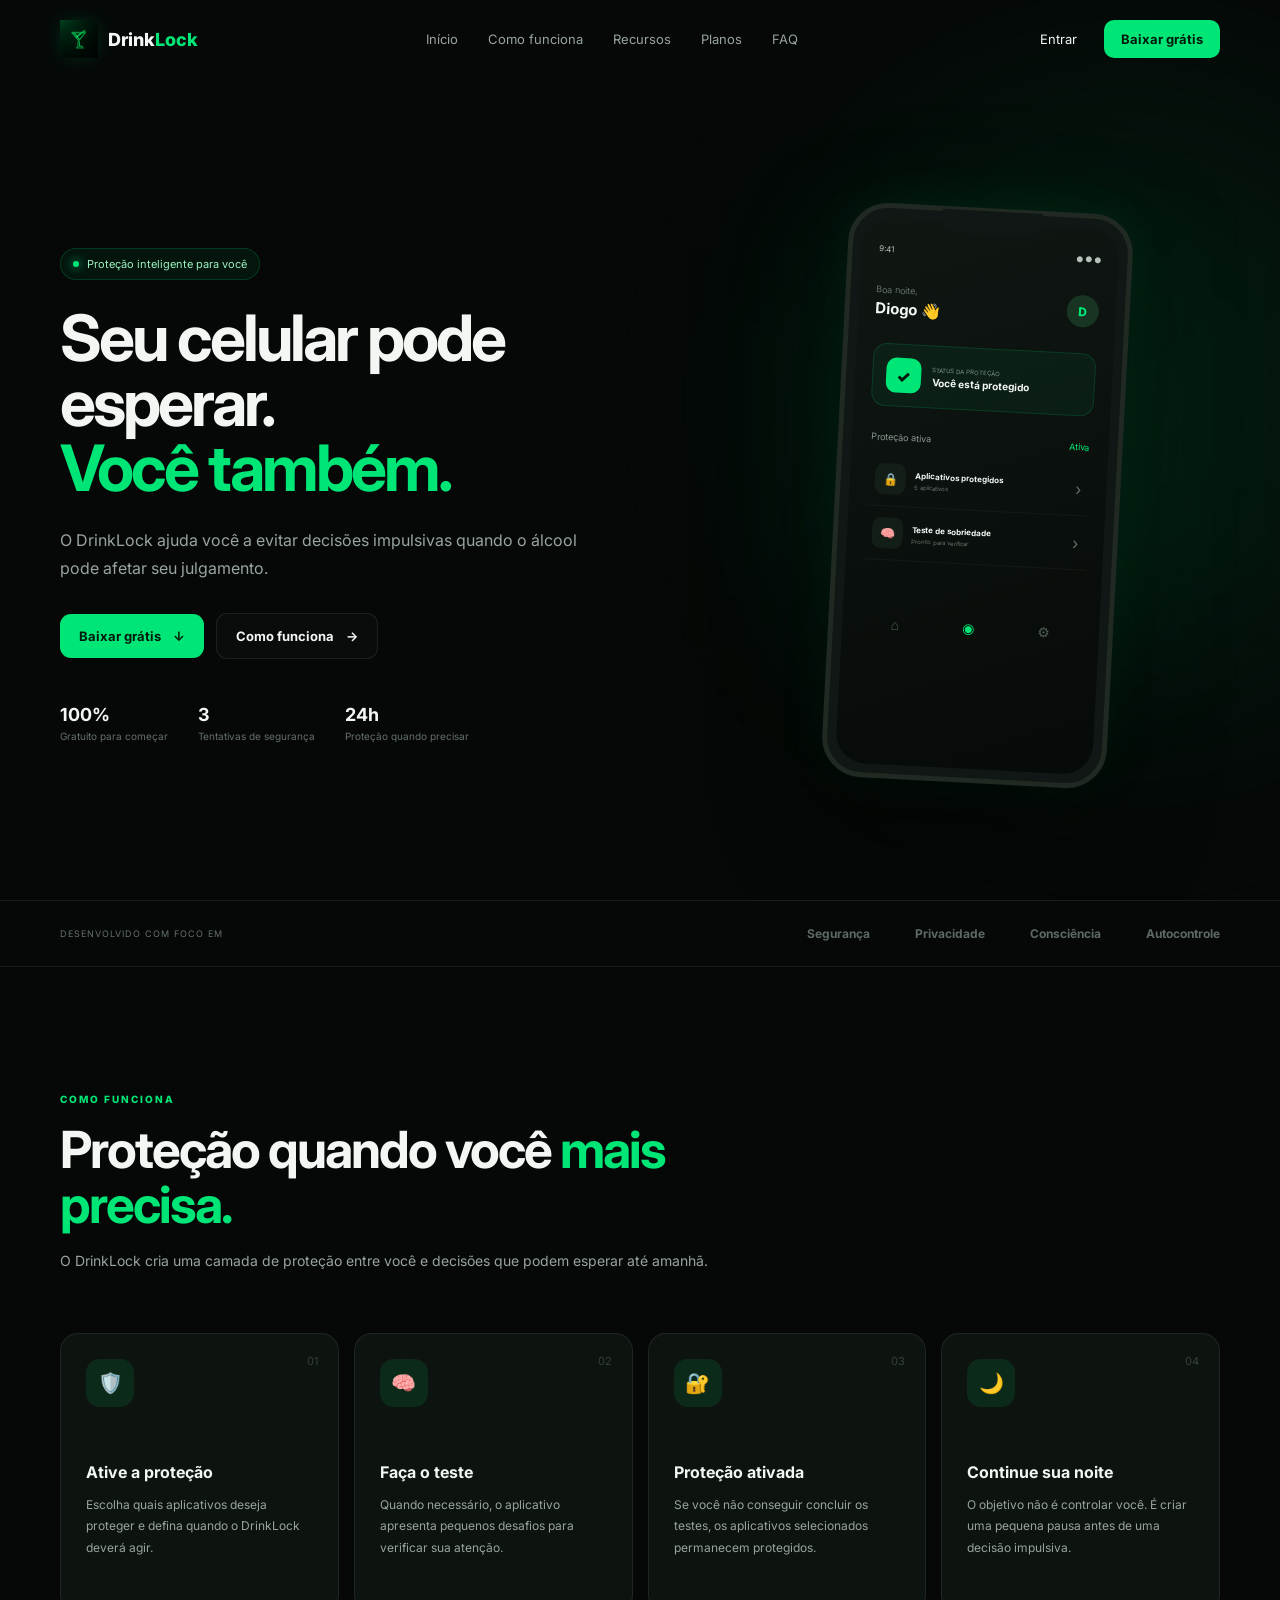
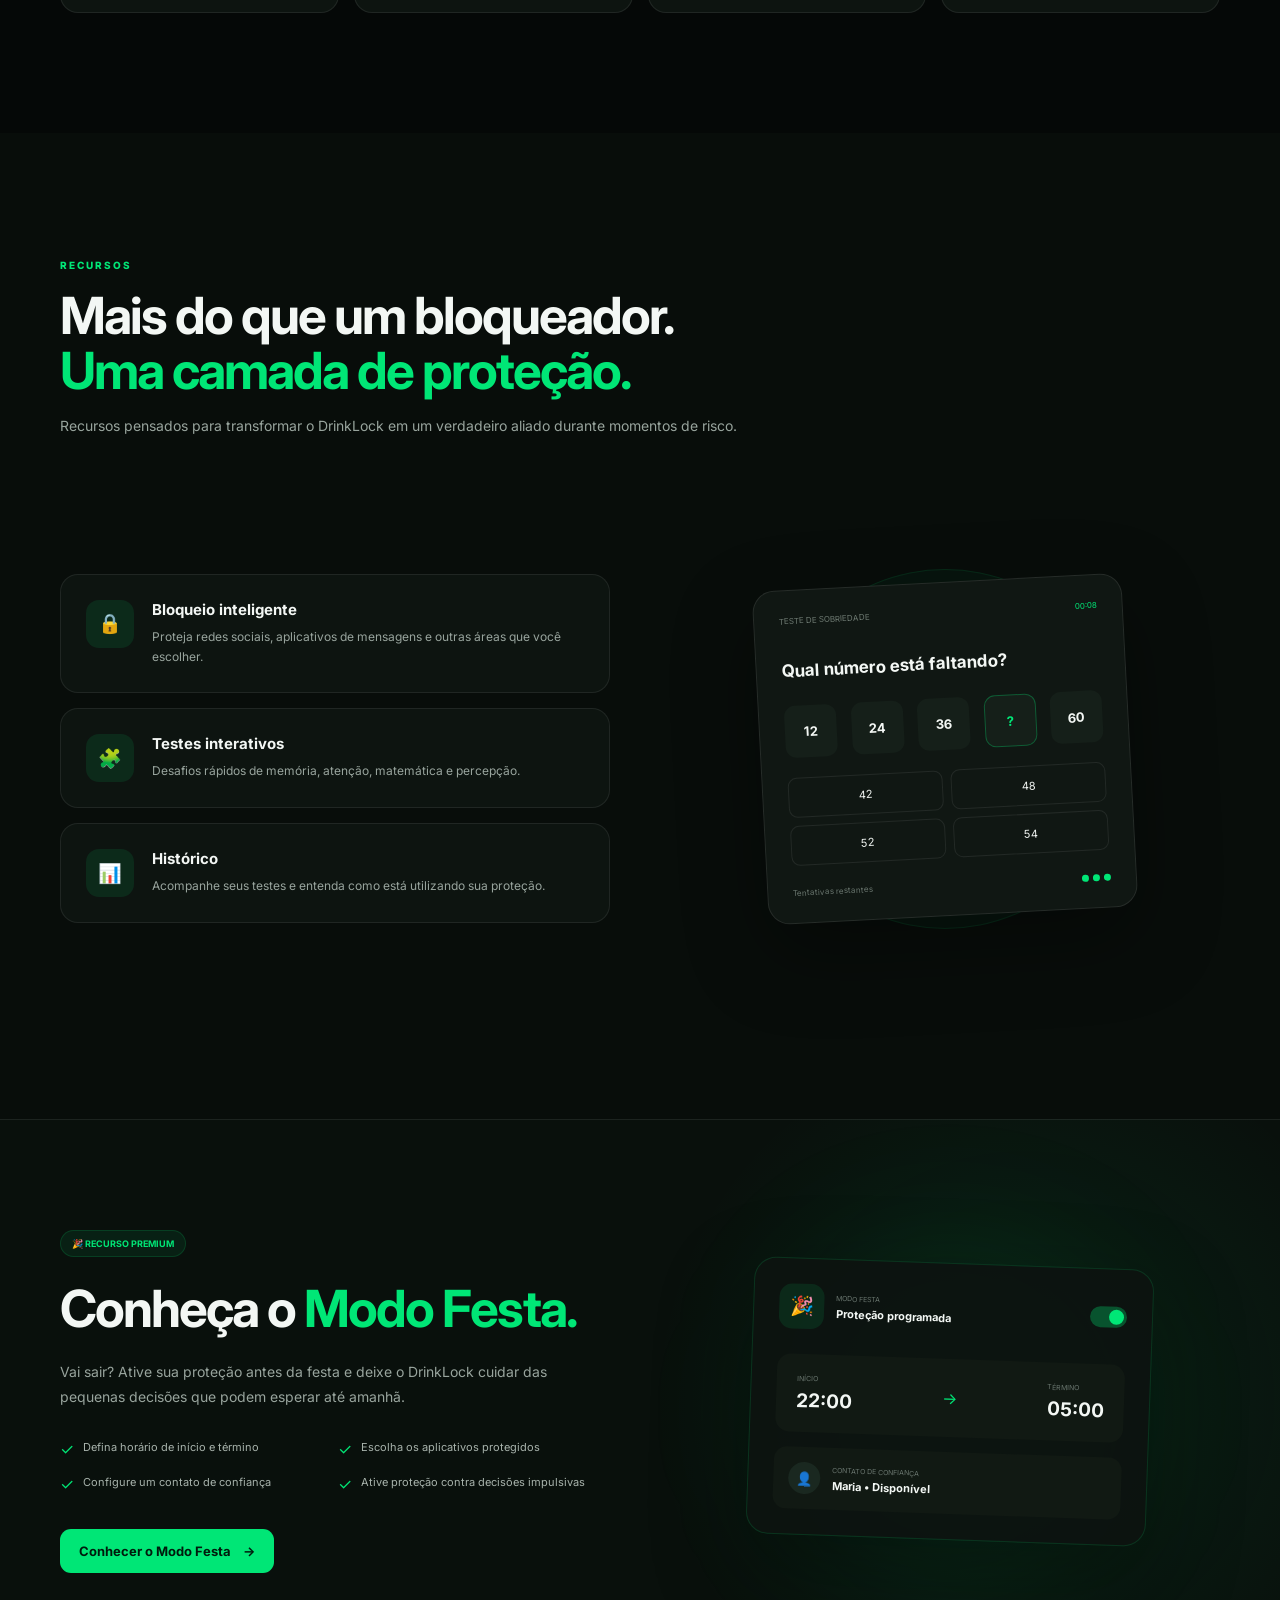
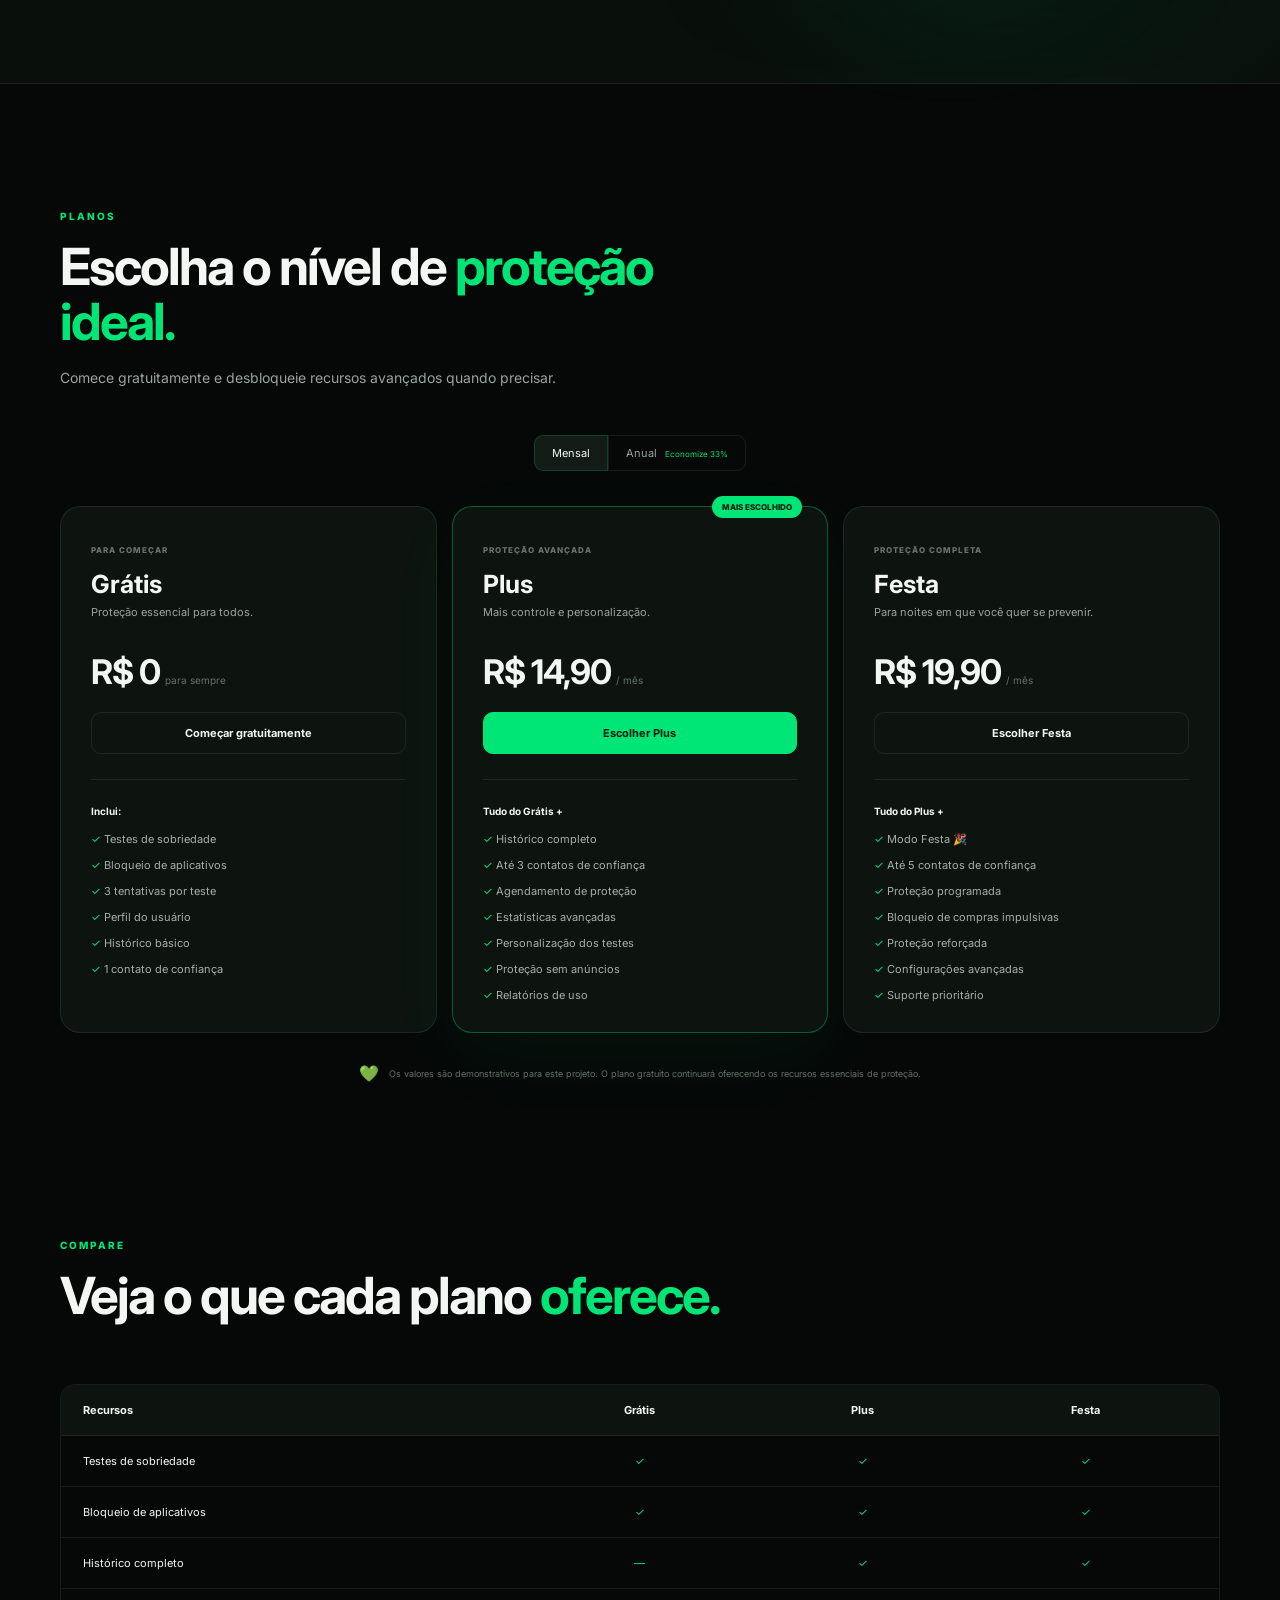
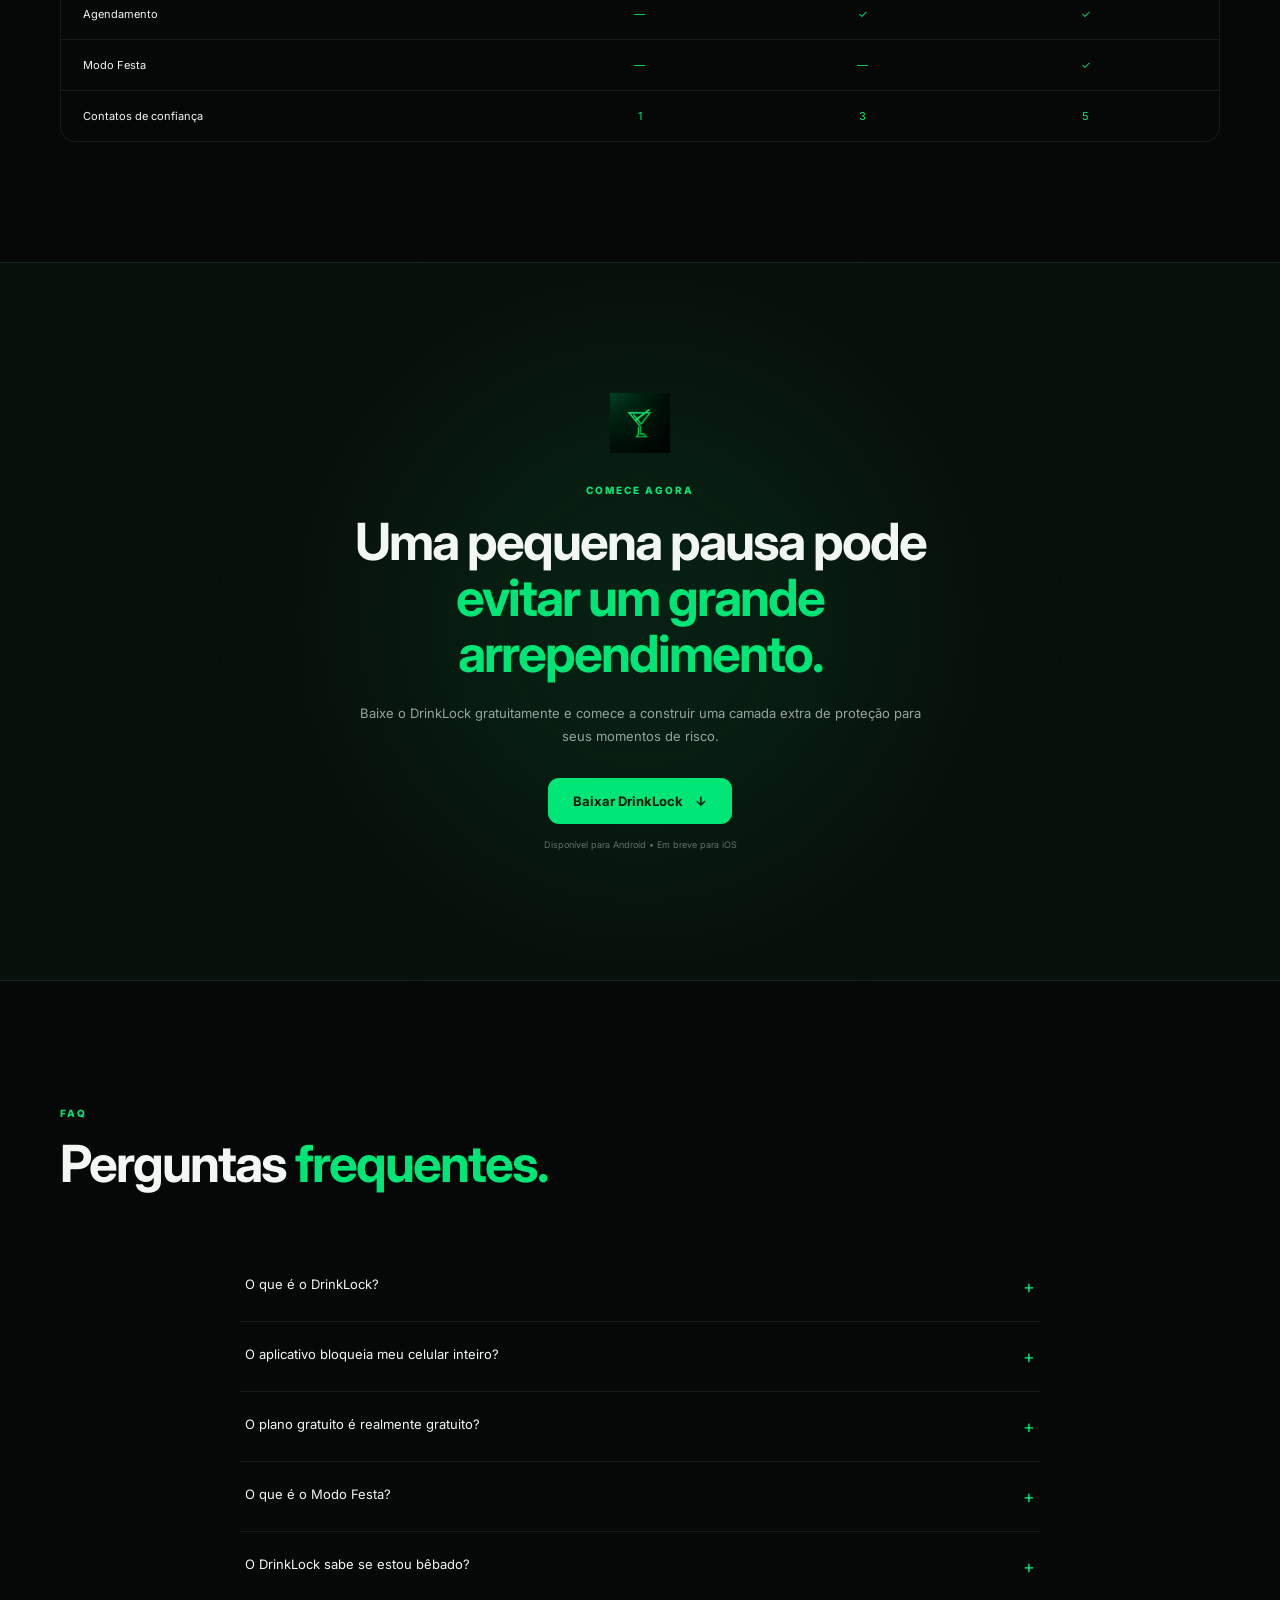
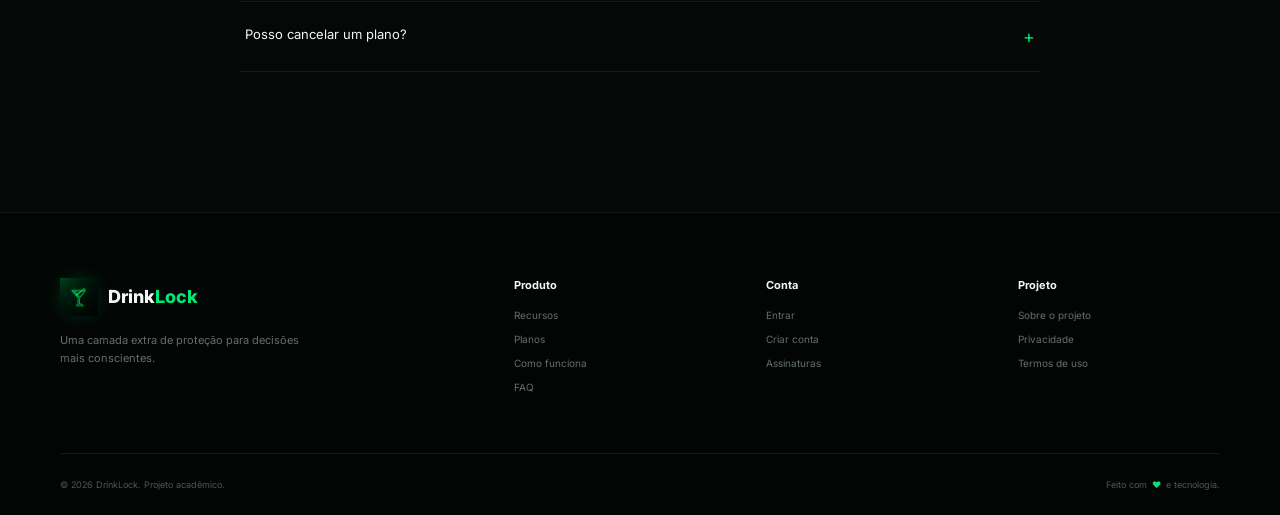
<file: index.html>
<!DOCTYPE html>
<html lang="pt-BR">
<head>
    <meta charset="UTF-8">
    <meta name="viewport" content="width=device-width, initial-scale=1.0">
    <meta name="description" content="DrinkLock - Proteção inteligente para decisões mais seguras.">
    <title>DrinkLock — Proteção inteligente</title>
    <link rel="preconnect" href="https://fonts.googleapis.com">
    <link rel="preconnect" href="https://fonts.gstatic.com" crossorigin>
    <link href="https://fonts.googleapis.com/css2?family=Inter:wght@400;500;600;700;800&display=swap" rel="stylesheet">
    <link rel="stylesheet" href="css/style.css">
</head>

<body>

    <div class="page-loader">
        <div class="loader-logo"><img src="assets/images/drink.png" alt="Logo do DrinkLock"></div>
        <div class="loader-line"></div>
    </div>

    <header class="header">
        <nav class="navbar container">

            <a href="#inicio" class="logo">
                <span class="logo-icon"><img src="assets/images/drink.png" alt="Logo do DrinkLock"></span>
                <span>Drink<span>Lock</span></span>
            </a>

            <div class="nav-links">
                <a href="#inicio">Início</a>
                <a href="#como-funciona">Como funciona</a>
                <a href="#recursos">Recursos</a>
                <a href="#planos">Planos</a>
                <a href="#faq">FAQ</a>
            </div>

            <div class="nav-actions">
                <a href="pages/login.html" class="login-button">Entrar</a>
                <button class="nav-download" id="navDownload">Baixar grátis</button>
            </div>

            <button class="mobile-menu-button" id="mobileMenuButton">
                <span></span>
                <span></span>
                <span></span>
            </button>

        </nav>

        <div class="mobile-menu" id="mobileMenu">
            <a href="#inicio">Início</a>
            <a href="#como-funciona">Como funciona</a>
            <a href="#recursos">Recursos</a>
            <a href="#planos">Planos</a>
            <a href="#faq">FAQ</a>
            <a href="pages/login.html" id="mobileLogin">Entrar</a>
        </div>
    </header>


    <main>

        <section class="hero" id="inicio">

            <div class="hero-glow"></div>

            <div class="container hero-content">

                <div class="hero-text reveal">

                    <div class="status-badge">
                        <span class="status-dot"></span>
                        Proteção inteligente para você
                    </div>

                    <h1>
                        Seu celular pode esperar.
                        <span>Você também.</span>
                    </h1>

                    <p>
                        O DrinkLock ajuda você a evitar decisões impulsivas
                        quando o álcool pode afetar seu julgamento.
                    </p>

                    <div class="hero-buttons">
                        <button class="primary-button" id="heroDownload">
                            Baixar grátis
                            <span>↓</span>
                        </button>

                        <a href="#como-funciona" class="secondary-button">
                            Como funciona
                            <span>→</span>
                        </a>
                    </div>

                    <div class="hero-info">
                        <div>
                            <strong>100%</strong>
                            <span>Gratuito para começar</span>
                        </div>

                        <div>
                            <strong>3</strong>
                            <span>Tentativas de segurança</span>
                        </div>

                        <div>
                            <strong>24h</strong>
                            <span>Proteção quando precisar</span>
                        </div>
                    </div>

                </div>


                <div class="hero-phone reveal">

                    <div class="phone-glow"></div>

                    <div class="phone">

                        <div class="phone-notch"></div>

                        <div class="phone-screen">

                            <div class="app-status">
                                <span>9:41</span>
                                <div>● ● ●</div>
                            </div>

                            <div class="app-header">
                                <div>
                                    <small>Boa noite,</small>
                                    <strong>Diogo 👋</strong>
                                </div>

                                <div class="profile-mini">D</div>
                            </div>

                            <div class="protection-card">

                                <div class="protection-icon">
                                    <span>✓</span>
                                </div>

                                <div>
                                    <small>STATUS DA PROTEÇÃO</small>
                                    <strong>Você está protegido</strong>
                                </div>

                            </div>

                            <div class="app-section-title">
                                <span>Proteção ativa</span>
                                <span class="green-text">Ativa</span>
                            </div>

                            <div class="app-feature">
                                <div class="feature-mini-icon">🔒</div>
                                <div>
                                    <strong>Aplicativos protegidos</strong>
                                    <small>5 aplicativos</small>
                                </div>
                                <span>›</span>
                            </div>

                            <div class="app-feature">
                                <div class="feature-mini-icon">🧠</div>
                                <div>
                                    <strong>Teste de sobriedade</strong>
                                    <small>Pronto para verificar</small>
                                </div>
                                <span>›</span>
                            </div>

                            <div class="app-bottom">
                                <span>⌂</span>
                                <span>◉</span>
                                <span>⚙</span>
                            </div>

                        </div>

                    </div>

                </div>

            </div>
        </section>


        <section class="trust-section">
            <div class="container trust-content">
                <span>DESENVOLVIDO COM FOCO EM</span>

                <div>
                    <strong>Segurança</strong>
                    <strong>Privacidade</strong>
                    <strong>Consciência</strong>
                    <strong>Autocontrole</strong>
                </div>
            </div>
        </section>


        <section class="section" id="como-funciona">

            <div class="container">

                <div class="section-heading reveal">
                    <span class="section-label">COMO FUNCIONA</span>

                    <h2>
                        Proteção quando você
                        <span>mais precisa.</span>
                    </h2>

                    <p>
                        O DrinkLock cria uma camada de proteção entre você
                        e decisões que podem esperar até amanhã.
                    </p>
                </div>


                <div class="steps-grid">

                    <article class="step-card reveal">
                        <div class="step-number">01</div>
                        <div class="step-icon">🛡️</div>
                        <h3>Ative a proteção</h3>
                        <p>
                            Escolha quais aplicativos deseja proteger
                            e defina quando o DrinkLock deverá agir.
                        </p>
                    </article>

                    <article class="step-card reveal">
                        <div class="step-number">02</div>
                        <div class="step-icon">🧠</div>
                        <h3>Faça o teste</h3>
                        <p>
                            Quando necessário, o aplicativo apresenta
                            pequenos desafios para verificar sua atenção.
                        </p>
                    </article>

                    <article class="step-card reveal">
                        <div class="step-number">03</div>
                        <div class="step-icon">🔐</div>
                        <h3>Proteção ativada</h3>
                        <p>
                            Se você não conseguir concluir os testes,
                            os aplicativos selecionados permanecem protegidos.
                        </p>
                    </article>

                    <article class="step-card reveal">
                        <div class="step-number">04</div>
                        <div class="step-icon">🌙</div>
                        <h3>Continue sua noite</h3>
                        <p>
                            O objetivo não é controlar você. É criar uma
                            pequena pausa antes de uma decisão impulsiva.
                        </p>
                    </article>

                </div>

            </div>
        </section>


        <section class="section dark-section" id="recursos">

            <div class="container">

                <div class="section-heading reveal">
                    <span class="section-label">RECURSOS</span>

                    <h2>
                        Mais do que um bloqueador.
                        <span>Uma camada de proteção.</span>
                    </h2>

                    <p>
                        Recursos pensados para transformar o DrinkLock
                        em um verdadeiro aliado durante momentos de risco.
                    </p>
                </div>


                <div class="features-layout">

                    <div class="features-column">

                        <article class="feature-card reveal">
                            <div class="feature-icon">🔒</div>
                            <div>
                                <h3>Bloqueio inteligente</h3>
                                <p>
                                    Proteja redes sociais, aplicativos de mensagens
                                    e outras áreas que você escolher.
                                </p>
                            </div>
                        </article>

                        <article class="feature-card reveal">
                            <div class="feature-icon">🧩</div>
                            <div>
                                <h3>Testes interativos</h3>
                                <p>
                                    Desafios rápidos de memória, atenção,
                                    matemática e percepção.
                                </p>
                            </div>
                        </article>

                        <article class="feature-card reveal">
                            <div class="feature-icon">📊</div>
                            <div>
                                <h3>Histórico</h3>
                                <p>
                                    Acompanhe seus testes e entenda como
                                    está utilizando sua proteção.
                                </p>
                            </div>
                        </article>

                    </div>


                    <div class="feature-showcase reveal">

                        <div class="showcase-circle"></div>

                        <div class="showcase-card">

                            <div class="showcase-top">
                                <span>TESTE DE SOBRIEDADE</span>
                                <span class="timer">00:08</span>
                            </div>

                            <h3>Qual número está faltando?</h3>

                            <div class="number-sequence">
                                <span>12</span>
                                <span>24</span>
                                <span>36</span>
                                <span class="missing">?</span>
                                <span>60</span>
                            </div>

                            <div class="answer-buttons">
                                <button>42</button>
                                <button>48</button>
                                <button>52</button>
                                <button>54</button>
                            </div>

                            <div class="attempts">
                                <span>Tentativas restantes</span>
                                <div>
                                    <i></i>
                                    <i></i>
                                    <i></i>
                                </div>
                            </div>

                        </div>

                    </div>

                </div>

            </div>
        </section>


        <section class="party-section">

            <div class="container">

                <div class="party-content reveal">

                    <div class="party-badge">🎉 RECURSO PREMIUM</div>

                    <h2>
                        Conheça o
                        <span>Modo Festa.</span>
                    </h2>

                    <p>
                        Vai sair? Ative sua proteção antes da festa e
                        deixe o DrinkLock cuidar das pequenas decisões
                        que podem esperar até amanhã.
                    </p>

                    <div class="party-features">

                        <div>
                            <span>✓</span>
                            <p>Defina horário de início e término</p>
                        </div>

                        <div>
                            <span>✓</span>
                            <p>Escolha os aplicativos protegidos</p>
                        </div>

                        <div>
                            <span>✓</span>
                            <p>Configure um contato de confiança</p>
                        </div>

                        <div>
                            <span>✓</span>
                            <p>Ative proteção contra decisões impulsivas</p>
                        </div>

                    </div>

                    <button class="primary-button" id="partyButton">
                        Conhecer o Modo Festa
                        <span>→</span>
                    </button>

                </div>

                <div class="party-visual reveal">

                    <div class="party-glow"></div>

                    <div class="party-card">

                        <div class="party-card-header">
                            <div class="party-icon">🎉</div>
                            <div>
                                <small>MODO FESTA</small>
                                <strong>Proteção programada</strong>
                            </div>

                            <div class="toggle active">
                                <div></div>
                            </div>
                        </div>

                        <div class="party-time">
                            <div>
                                <small>INÍCIO</small>
                                <strong>22:00</strong>
                            </div>

                            <span>→</span>

                            <div>
                                <small>TÉRMINO</small>
                                <strong>05:00</strong>
                            </div>
                        </div>

                        <div class="party-contact">
                            <span>👤</span>
                            <div>
                                <small>CONTATO DE CONFIANÇA</small>
                                <strong>Maria • Disponível</strong>
                            </div>
                        </div>

                    </div>

                </div>

            </div>

        </section>


        <section class="section" id="planos">

            <div class="container">

                <div class="section-heading reveal">

                    <span class="section-label">PLANOS</span>

                    <h2>
                        Escolha o nível de
                        <span>proteção ideal.</span>
                    </h2>

                    <p>
                        Comece gratuitamente e desbloqueie recursos
                        avançados quando precisar.
                    </p>

                </div>


                <div class="billing-switch reveal">

                    <button class="billing-option active" data-period="monthly">
                        Mensal
                    </button>

                    <button class="billing-option" data-period="yearly">
                        Anual
                        <span>Economize 33%</span>
                    </button>

                </div>


                <div class="plans-grid">

                    <article class="plan-card reveal">

                        <div class="plan-header">
                            <span class="plan-tag">PARA COMEÇAR</span>
                            <h3>Grátis</h3>
                            <p>Proteção essencial para todos.</p>
                        </div>

                        <div class="plan-price">
                            <strong>R$ 0</strong>
                            <span>para sempre</span>
                        </div>

                        <button class="plan-button outline" data-plan="Grátis">
                            Começar gratuitamente
                        </button>

                        <div class="plan-divider"></div>

                        <h4>Inclui:</h4>

                        <ul class="plan-features">
                            <li>✓ Testes de sobriedade</li>
                            <li>✓ Bloqueio de aplicativos</li>
                            <li>✓ 3 tentativas por teste</li>
                            <li>✓ Perfil do usuário</li>
                            <li>✓ Histórico básico</li>
                            <li>✓ 1 contato de confiança</li>
                        </ul>

                    </article>


                    <article class="plan-card popular reveal">

                        <div class="popular-label">MAIS ESCOLHIDO</div>

                        <div class="plan-header">
                            <span class="plan-tag">PROTEÇÃO AVANÇADA</span>
                            <h3>Plus</h3>
                            <p>Mais controle e personalização.</p>
                        </div>

                        <div class="plan-price">
                            <strong class="price-monthly">R$ 14,90</strong>
                            <strong class="price-yearly">R$ 9,99</strong>
                            <span>/ mês</span>
                        </div>

                        <button class="plan-button filled" data-plan="Plus">
                            Escolher Plus
                        </button>

                        <div class="plan-divider"></div>

                        <h4>Tudo do Grátis +</h4>

                        <ul class="plan-features">
                            <li>✓ Histórico completo</li>
                            <li>✓ Até 3 contatos de confiança</li>
                            <li>✓ Agendamento de proteção</li>
                            <li>✓ Estatísticas avançadas</li>
                            <li>✓ Personalização dos testes</li>
                            <li>✓ Proteção sem anúncios</li>
                            <li>✓ Relatórios de uso</li>
                        </ul>

                    </article>


                    <article class="plan-card premium reveal">

                        <div class="plan-header">
                            <span class="plan-tag">PROTEÇÃO COMPLETA</span>
                            <h3>Festa</h3>
                            <p>Para noites em que você quer se prevenir.</p>
                        </div>

                        <div class="plan-price">
                            <strong>R$ 19,90</strong>
                            <span>/ mês</span>
                        </div>

                        <button class="plan-button outline" data-plan="Festa">
                            Escolher Festa
                        </button>

                        <div class="plan-divider"></div>

                        <h4>Tudo do Plus +</h4>

                        <ul class="plan-features">
                            <li>✓ Modo Festa 🎉</li>
                            <li>✓ Até 5 contatos de confiança</li>
                            <li>✓ Proteção programada</li>
                            <li>✓ Bloqueio de compras impulsivas</li>
                            <li>✓ Proteção reforçada</li>
                            <li>✓ Configurações avançadas</li>
                            <li>✓ Suporte prioritário</li>
                        </ul>

                    </article>

                </div>


                <div class="pricing-note reveal">
                    <span>💚</span>
                    <p>
                        Os valores são demonstrativos para este projeto.
                        O plano gratuito continuará oferecendo os recursos
                        essenciais de proteção.
                    </p>
                </div>

            </div>
        </section>


        <section class="section comparison-section">

            <div class="container">

                <div class="section-heading reveal">
                    <span class="section-label">COMPARE</span>

                    <h2>
                        Veja o que cada plano
                        <span>oferece.</span>
                    </h2>
                </div>


                <div class="comparison-table reveal">

                    <div class="comparison-row comparison-header">
                        <span>Recursos</span>
                        <span>Grátis</span>
                        <span>Plus</span>
                        <span>Festa</span>
                    </div>

                    <div class="comparison-row">
                        <span>Testes de sobriedade</span>
                        <span>✓</span>
                        <span>✓</span>
                        <span>✓</span>
                    </div>

                    <div class="comparison-row">
                        <span>Bloqueio de aplicativos</span>
                        <span>✓</span>
                        <span>✓</span>
                        <span>✓</span>
                    </div>

                    <div class="comparison-row">
                        <span>Histórico completo</span>
                        <span>—</span>
                        <span>✓</span>
                        <span>✓</span>
                    </div>

                    <div class="comparison-row">
                        <span>Agendamento</span>
                        <span>—</span>
                        <span>✓</span>
                        <span>✓</span>
                    </div>

                    <div class="comparison-row">
                        <span>Modo Festa</span>
                        <span>—</span>
                        <span>—</span>
                        <span>✓</span>
                    </div>

                    <div class="comparison-row">
                        <span>Contatos de confiança</span>
                        <span>1</span>
                        <span>3</span>
                        <span>5</span>
                    </div>

                </div>

            </div>

        </section>


        <section class="download-section">

            <div class="download-glow"></div>

            <div class="container download-content reveal">

                <div class="download-icon"><img src="assets/images/drink.png" alt="DrinkLock"></div>

                <span class="section-label">COMECE AGORA</span>

                <h2>
                    Uma pequena pausa pode
                    <span>evitar um grande arrependimento.</span>
                </h2>

                <p>
                    Baixe o DrinkLock gratuitamente e comece a construir
                    uma camada extra de proteção para seus momentos de risco.
                </p>

                <button class="primary-button large" id="downloadButton">
                    Baixar DrinkLock
                    <span>↓</span>
                </button>

                <small>Disponível para Android • Em breve para iOS</small>

            </div>

        </section>


        <section class="section faq-section" id="faq">

            <div class="container">

                <div class="section-heading reveal">

                    <span class="section-label">FAQ</span>

                    <h2>
                        Perguntas
                        <span>frequentes.</span>
                    </h2>

                </div>


                <div class="faq-list">

                    <div class="faq-item reveal">
                        <button class="faq-question">
                            O que é o DrinkLock?
                            <span>+</span>
                        </button>

                        <div class="faq-answer">
                            <p>
                                O DrinkLock é um aplicativo criado para ajudar
                                usuários a evitar decisões impulsivas quando
                                podem estar sob efeito de álcool. Ele utiliza
                                testes interativos como uma camada adicional
                                de proteção antes do acesso a determinados
                                aplicativos.
                            </p>
                        </div>
                    </div>


                    <div class="faq-item reveal">
                        <button class="faq-question">
                            O aplicativo bloqueia meu celular inteiro?
                            <span>+</span>
                        </button>

                        <div class="faq-answer">
                            <p>
                                Não. A proposta é permitir que você escolha
                                quais aplicativos deseja proteger. Recursos
                                essenciais do aparelho continuam acessíveis.
                            </p>
                        </div>
                    </div>


                    <div class="faq-item reveal">
                        <button class="faq-question">
                            O plano gratuito é realmente gratuito?
                            <span>+</span>
                        </button>

                        <div class="faq-answer">
                            <p>
                                Sim. O plano gratuito oferece os recursos
                                essenciais para utilizar o sistema de proteção.
                                Os planos pagos adicionam ferramentas de
                                personalização e proteção avançada.
                            </p>
                        </div>
                    </div>


                    <div class="faq-item reveal">
                        <button class="faq-question">
                            O que é o Modo Festa?
                            <span>+</span>
                        </button>

                        <div class="faq-answer">
                            <p>
                                É um recurso premium que permite programar
                                uma sessão de proteção para um determinado
                                período. Você pode escolher aplicativos,
                                horários e contatos de confiança antes de sair.
                            </p>
                        </div>
                    </div>


                    <div class="faq-item reveal">
                        <button class="faq-question">
                            O DrinkLock sabe se estou bêbado?
                            <span>+</span>
                        </button>

                        <div class="faq-answer">
                            <p>
                                Não. Os testes não funcionam como diagnóstico
                                médico. Eles servem apenas como uma barreira
                                de segurança para avaliar atenção, memória e
                                capacidade de realizar determinadas tarefas.
                            </p>
                        </div>
                    </div>


                    <div class="faq-item reveal">
                        <button class="faq-question">
                            Posso cancelar um plano?
                            <span>+</span>
                        </button>

                        <div class="faq-answer">
                            <p>
                                Sim. Em uma versão real do serviço, o usuário
                                poderia cancelar sua assinatura a qualquer
                                momento através da área de conta.
                            </p>
                        </div>
                    </div>

                </div>

            </div>

        </section>

    </main>


    <footer class="footer">

        <div class="container">

            <div class="footer-top">

                <div class="footer-brand">

                    <a href="#inicio" class="logo">
                        <span class="logo-icon"><img src="assets/images/drink.png" alt="DrinkLock"></span>
                        <span>Drink<span>Lock</span></span>
                    </a>

                    <p>
                        Uma camada extra de proteção para
                        decisões mais conscientes.
                    </p>

                </div>


                <div class="footer-column">
                    <h4>Produto</h4>
                    <a href="#recursos">Recursos</a>
                    <a href="#planos">Planos</a>
                    <a href="#como-funciona">Como funciona</a>
                    <a href="#faq">FAQ</a>
                </div>


                <div class="footer-column">
                    <h4>Conta</h4>
                    <a href="pages/login.html">Entrar</a>
                    <a href="pages/cadastro.html">Criar conta</a>
                    <a href="#planos">Assinaturas</a>
                </div>


                <div class="footer-column">
                    <h4>Projeto</h4>
                    <a href="#">Sobre o projeto</a>
                    <a href="#">Privacidade</a>
                    <a href="#">Termos de uso</a>
                </div>

            </div>


            <div class="footer-bottom">

                <span>© 2026 DrinkLock. Projeto acadêmico.</span>

                <div>
                    <span>Feito com</span>
                    <strong>♥</strong>
                    <span>e tecnologia.</span>
                </div>

            </div>

        </div>

    </footer>

    <div class="modal-overlay" id="planModal">

        <div class="plan-modal">

            <button class="modal-close" id="closePlan">×</button>

            <div class="modal-plan-icon">✓</div>

            <span class="section-label">ESCOLHA CONFIRMADA</span>

            <h2>Plano <span id="selectedPlan">Plus</span></h2>

            <p>
                Você selecionou este plano para o DrinkLock.
                Na versão final do aplicativo, você seria direcionado
                para o checkout seguro.
            </p>

            <div class="selected-plan-box">

                <div>
                    <span>Plano selecionado</span>
                    <strong id="selectedPlanName">DrinkLock Plus</strong>
                </div>

                <strong id="selectedPlanPrice">R$ 14,90/mês</strong>

            </div>

            <button class="auth-submit" id="continuePlan">
                Continuar
            </button>

        </div>

    </div>


    <div class="download-modal modal-overlay" id="downloadModal">

        <div class="download-box">

            <button class="modal-close" id="closeDownload">×</button>

            <div class="download-symbol">↓</div>

            <h2>Preparando seu download</h2>

            <p>
                Estamos preparando a versão demonstrativa
                do DrinkLock para você.
            </p>

            <div class="download-progress">
                <div id="downloadProgress"></div>
            </div>

            <span id="downloadStatus">Iniciando...</span>

        </div>

    </div>


    <div class="toast" id="toast">
        <span>✓</span>
        <p>Mensagem</p>
    </div>


    <script src="js/script.js"></script>

</body>
</html>
</file>
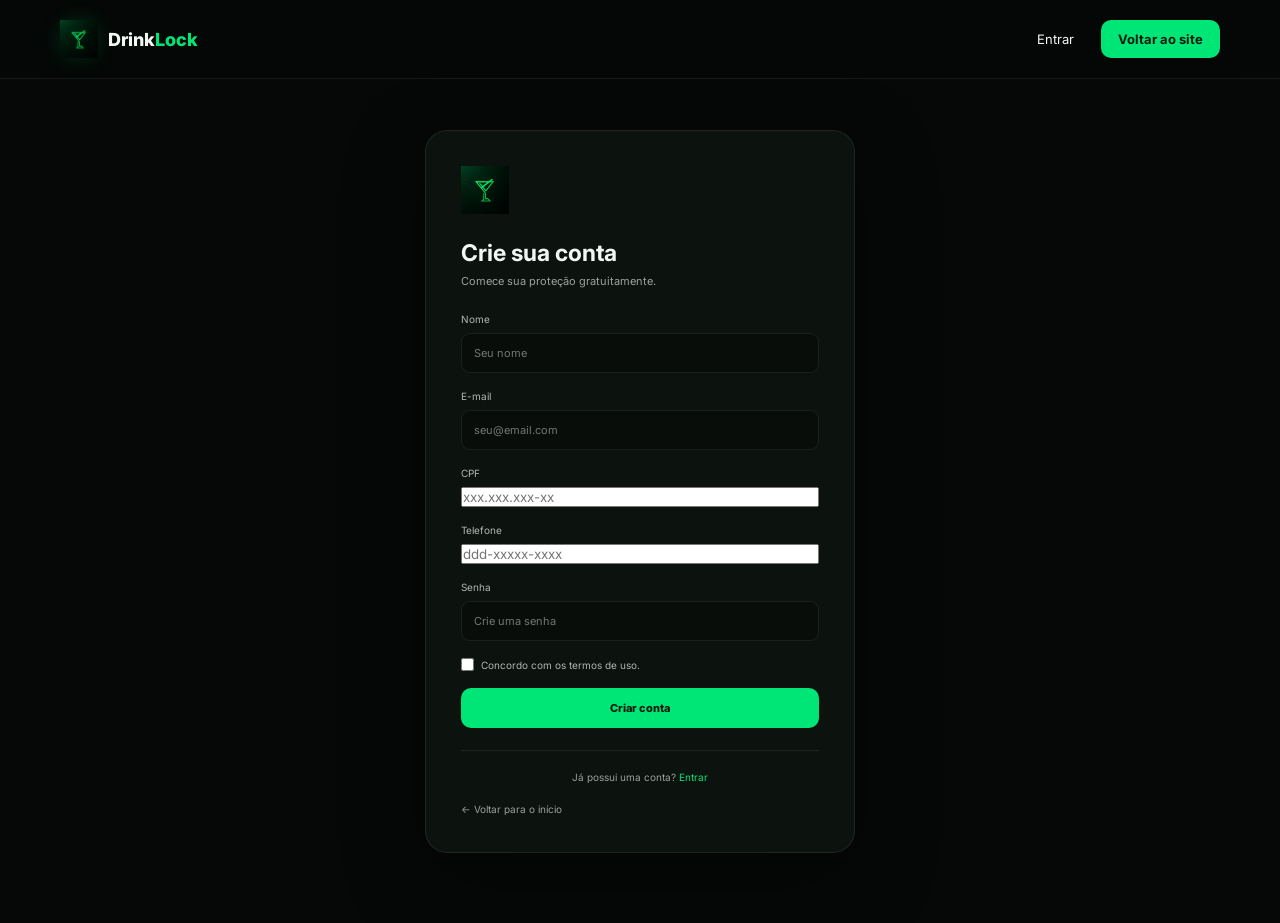
<file: pages/cadastro.html>
<!DOCTYPE html>
<html lang="pt-BR">
<head>
    <meta charset="UTF-8">
    <meta name="viewport" content="width=device-width, initial-scale=1.0">
    <meta name="description" content="Crie sua conta DrinkLock.">
    <title>Criar conta — DrinkLock</title>
    <link rel="preconnect" href="https://fonts.googleapis.com">
    <link rel="preconnect" href="https://fonts.gstatic.com" crossorigin>
    <link href="https://fonts.googleapis.com/css2?family=Inter:wght@400;500;600;700;800&display=swap" rel="stylesheet">
    <link rel="stylesheet" href="../css/style.css">
    <link rel="stylesheet" href="../css/auth.css">
</head>
<body class="auth-page">
    <header class="header">
        <nav class="navbar container">
            <a href="../index.html" class="logo">
                <span class="logo-icon"><img src="../assets/images/drink.png" alt="Logo do DrinkLock"></span>
                <span>Drink<span>Lock</span></span>
            </a>
            <div class="nav-actions">
                <a href="login.html" class="login-button">Entrar</a>
                <a href="../index.html" class="nav-download">Voltar ao site</a>
            </div>
        </nav>
    </header>

    <main class="auth-main">
        <section class="auth-modal">
            <div class="auth-logo"><img src="../assets/images/drink.png" alt="Logo do DrinkLock"></div>

            <div class="auth-heading">
                <h2>Crie sua conta</h2>
                <p>Comece sua proteção gratuitamente.</p>
            </div>

            <form id="registerForm" class="auth-form">
                <label>
                    Nome
                    <input type="text" id="registerName" placeholder="Seu nome" required>
                </label>

                <label>
                    E-mail
                    <input type="email" id="registerEmail" placeholder="seu@email.com" required>
                </label>

                <label>
                    CPF
                    <input type="cpf" id="registerCpf" placeholder="xxx.xxx.xxx-xx" required>
                </label>

                <label>
                    Telefone
                    <input type="telefone" id="registerTelefone" placeholder="ddd-xxxxx-xxxx" required>
                </label>

                <label>
                    Senha
                    <input type="password" id="registerPassword" placeholder="Crie uma senha" required>
                </label>

                <label class="terms">
                    <input type="checkbox" required>
                    <span>Concordo com os termos de uso.</span>
                </label>

                <button type="submit" class="auth-submit">Criar conta</button>
            </form>

            <div class="auth-switch">
                Já possui uma conta?
                <a href="login.html">Entrar</a>
            </div>

            <a href="../index.html" class="auth-back">← Voltar para o início</a>
        </section>
    </main>

    <div class="toast" id="toast">
        <span>✓</span>
        <p>Mensagem</p>
    </div>

    <script src="../js/cadastro.js"></script>
</body>
</html>
</file>
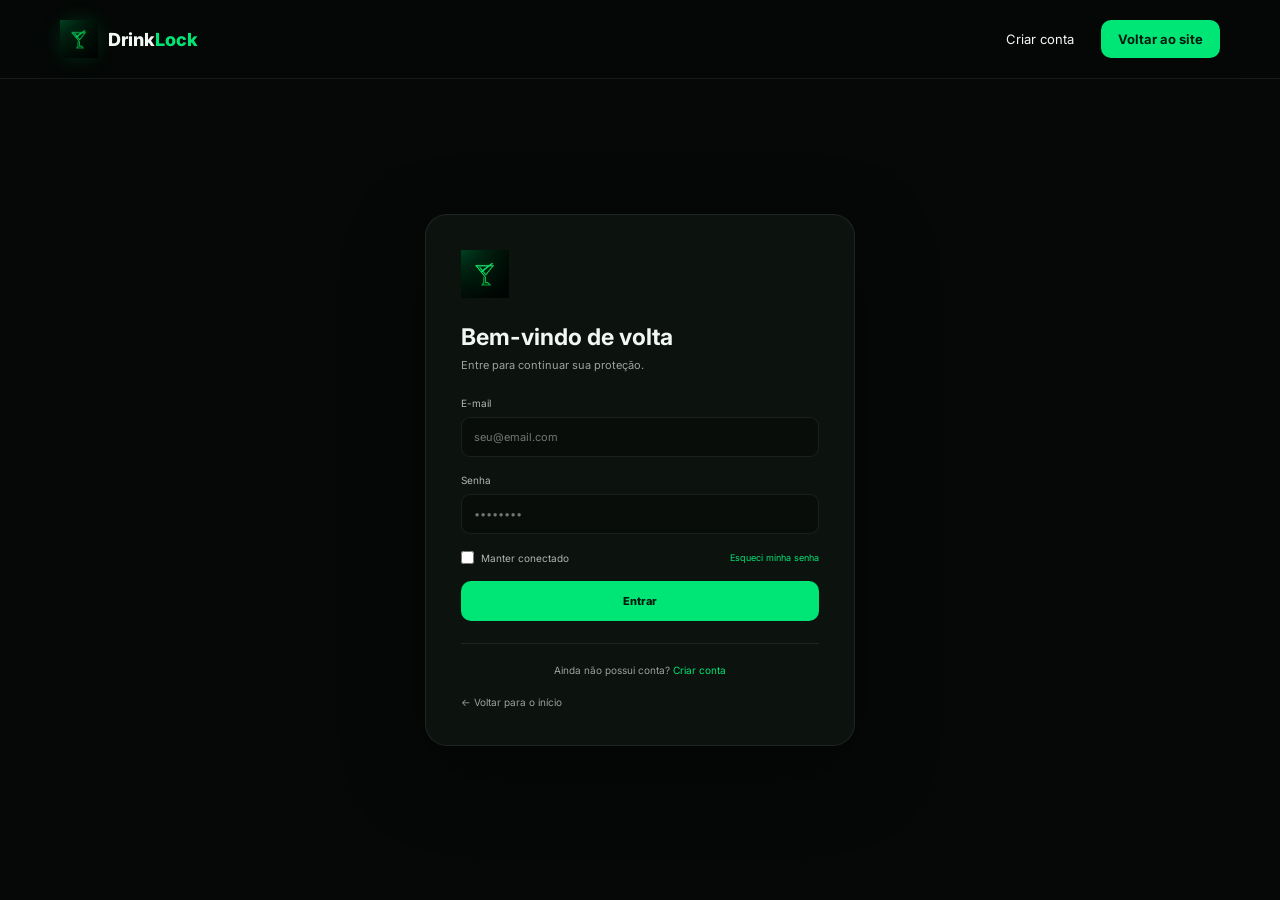
<file: pages/login.html>
<!DOCTYPE html>
<html lang="pt-BR">
<head>
    <meta charset="UTF-8">
    <meta name="viewport" content="width=device-width, initial-scale=1.0">
    <meta name="description" content="Entrar na sua conta DrinkLock.">
    <title>Entrar — DrinkLock</title>
    <link rel="preconnect" href="https://fonts.googleapis.com">
    <link rel="preconnect" href="https://fonts.gstatic.com" crossorigin>
    <link href="https://fonts.googleapis.com/css2?family=Inter:wght@400;500;600;700;800&display=swap" rel="stylesheet">
    <link rel="stylesheet" href="../css/style.css">
    <link rel="stylesheet" href="../css/auth.css">
</head>
<body class="auth-page">
    <header class="header">
        <nav class="navbar container">
            <a href="../index.html" class="logo">
                <span class="logo-icon"><img src="../assets/images/drink.png" alt="Logo do DrinkLock"></span>
                <span>Drink<span>Lock</span></span>
            </a>
            <div class="nav-actions">
                <a href="cadastro.html" class="login-button">Criar conta</a>
                <a href="../index.html" class="nav-download">Voltar ao site</a>
            </div>
        </nav>
    </header>

    <main class="auth-main">
        <section class="auth-modal">
            <div class="auth-logo"><img src="../assets/images/drink.png" alt="Logo do DrinkLock"></div>

            <div class="auth-heading">
                <h2>Bem-vindo de volta</h2>
                <p>Entre para continuar sua proteção.</p>
            </div>

            <form id="loginForm" class="auth-form">
                <label>
                    E-mail
                    <input type="email" id="loginEmail" placeholder="seu@email.com" required>
                </label>

                <label>
                    Senha
                    <input type="password" id="loginPassword" placeholder="••••••••" required>
                </label>

                <div class="form-options">
                    <label class="remember">
                        <input type="checkbox">
                        <span>Manter conectado</span>
                    </label>
                    <a href="#" id="forgotPassword">Esqueci minha senha</a>
                </div>

                <button type="submit" class="auth-submit">Entrar</button>
            </form>

            <div class="auth-switch">
                Ainda não possui conta?
                <a href="cadastro.html">Criar conta</a>
            </div>

            <a href="../index.html" class="auth-back">← Voltar para o início</a>
        </section>
    </main>

    <div class="toast" id="toast">
        <span>✓</span>
        <p>Mensagem</p>
    </div>

    <script src="../js/cadastro.js"></script>
</body>
</html>
</file>
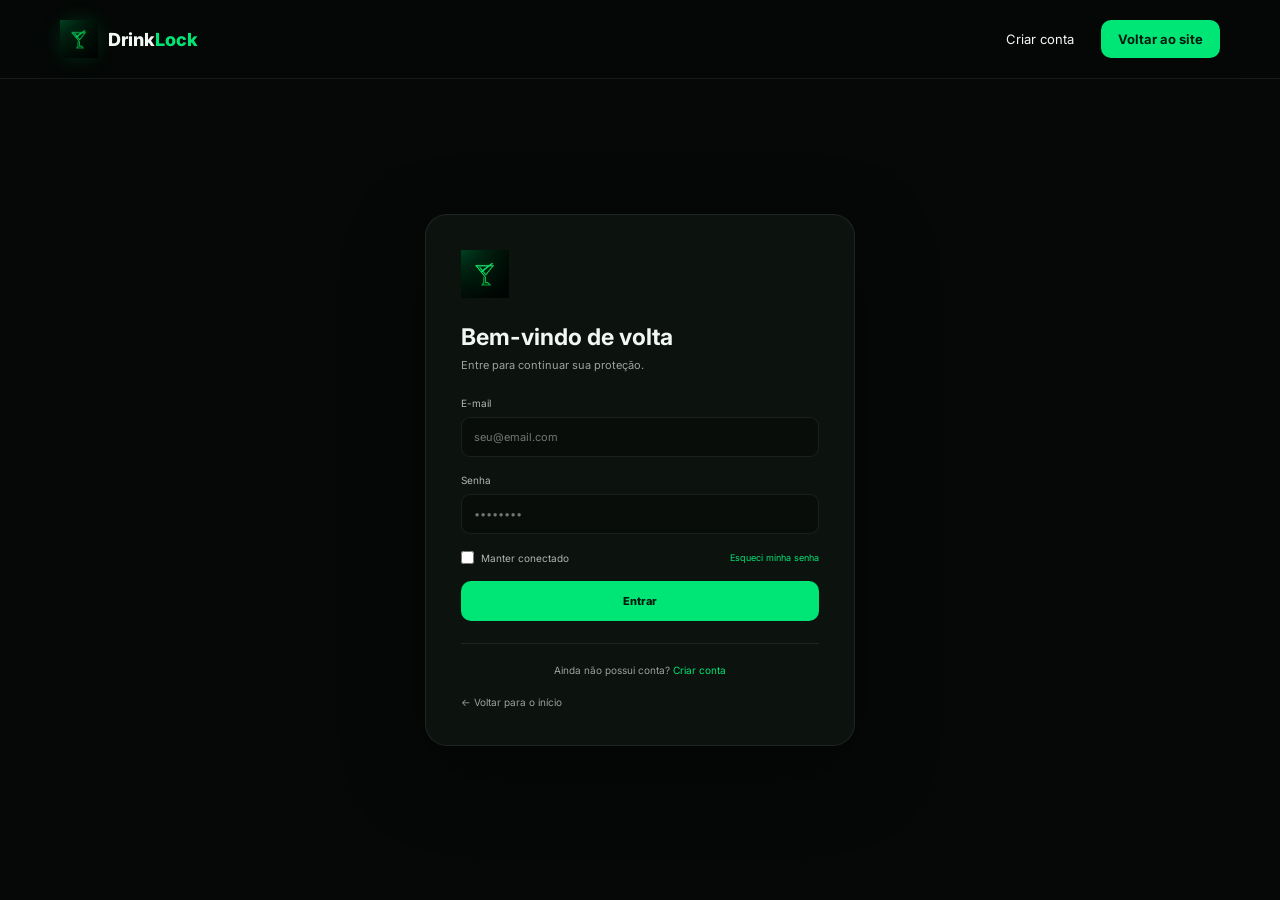
<file: pages/perfil.html>
<!doctype html>
<html lang="pt-BR">
  <head>
    <meta charset="UTF-8" />
    <meta name="viewport" content="width=device-width, initial-scale=1.0" />
    <meta name="description" content="Perfil do usuário DrinkLock." />
    <title>Meu Perfil — DrinkLock</title>
    <link rel="preconnect" href="https://fonts.googleapis.com" />
    <link rel="preconnect" href="https://fonts.gstatic.com" crossorigin />
    <link
      href="https://fonts.googleapis.com/css2?family=Inter:wght@400;500;600;700;800&display=swap"
      rel="stylesheet"
    />
    <link rel="stylesheet" href="../css/style.css" />
    <link rel="stylesheet" href="../css/auth.css" />
  </head>
  <body class="auth-page">
    <header class="header">
      <nav class="navbar container">
        <a href="../index.html" class="logo">
          <span class="logo-icon"
            ><img src="../assets/images/drink.png" alt="Logo do DrinkLock"
          /></span>
          <span>Drink<span>Lock</span></span>
        </a>
        <div class="nav-actions">
          <a href="../index.html" class="nav-download">Voltar ao site</a>
        </div>
      </nav>
    </header>

    <main class="profile-page">
      <section class="profile-card">
        <div class="profile-heading">
          <p>MINHA CONTA</p>
          <h1>Perfil</h1>
          <span>Informações básicas da sua conta.</span>
        </div>

        <div class="profile-image-container" id="avatarContainer"></div>
        <!-- Novos elementos para mudar a foto -->
        <button
          class="btn-mudar-foto"
          id="btnMudarFoto"
          style="
            margin-bottom: 20px;
            padding: 5px 15px;
            border-radius: 5px;
            cursor: pointer;
          "
        >
          Alterar Foto
        </button>
        <input
          type="file"
          id="inputFoto"
          accept="image/*"
          style="display: none"
        />

        <h2 id="userName">Carregando...</h2>
        <p class="profile-email" id="userEmail">Carregando@email.com</p>

        <div class="account-status">
          <span class="status-dot"></span>
          <span>Conta ativa</span>
        </div>

        <div
          class="historico-container"
          style="
            margin-top: 30px;
            text-align: left;
            background: #f8f9fa;
            padding: 15px;
            border-radius: 8px;
          "
        >
          <h3 style="margin-bottom: 15px; font-size: 16px; color: #333">
            Histórico de Acesso
          </h3>
          <ul
            id="listaHistorico"
            style="list-style: none; padding: 0; font-size: 14px; color: #555"
          >
            <li>Carregando histórico...</li>
          </ul>
        </div>

        <button
          type="button"
          class="logout-button"
          id="logoutButton"
          style="margin-top: 20px"
        >
          Sair da conta
        </button>
      </section>
    </main>

    <script src="../js/cadastro.js"></script>

    <script>
      const token = localStorage.getItem("tokenDrunkLock");

      if (!token) {
        alert("Acesso não autorizado! Faça o login primeiro.");
        window.location.href = "login.html";
      } else {
        // Chamamos as duas funções separadamente!
        carregarDadosPerfil();
        carregarHistoricoMongoDB();
      }
      // ==========================================
      // FUNÇÃO 1: Busca os dados no MariaDB
      // ==========================================
      function carregarDadosPerfil() {
        fetch("http://192.168.56.10:3000/api/usuarios/perfil-protegido", {
          method: "GET",
          headers: {
            Authorization: `Bearer ${token}`,
            "Content-Type": "application/json",
          },
        })
          .then((resposta) => {
            if (resposta.status === 401 || resposta.status === 403) {
              throw new Error("Sessão inválida ou expirada.");
            }
            return resposta.json();
          })
          .then((dados) => {
            const usuario = dados.usuario;
            document.getElementById("userName").textContent = usuario.nome;
            document.getElementById("userEmail").textContent = usuario.email;

            const avatarContainer = document.getElementById("avatarContainer");
            const inicial = usuario.nome.charAt(0).toUpperCase();

            avatarContainer.innerHTML = `<span style="font-size: 2.5rem; font-weight: bold; color: #ffffff;">${inicial}</span>`;
            avatarContainer.style.display = "flex";
            avatarContainer.style.alignItems = "center";
            avatarContainer.style.justifyContent = "center";
            avatarContainer.style.backgroundColor = "#2b5cff";
            avatarContainer.style.width = "100px";
            avatarContainer.style.height = "100px";
            avatarContainer.style.borderRadius = "50%";
            avatarContainer.style.margin = "0 auto 20px auto";
          })
          .catch((erro) => {
            console.error("Segurança barrou:", erro);
            alert("Sua sessão expirou. Por favor, faça login novamente.");
            localStorage.removeItem("usuarioLogado");
            localStorage.removeItem("tokenDrunkLock");
            window.location.href = "login.html";
          });
      }

      // ==========================================
      // FUNÇÃO 2: Busca o histórico no MongoDB
      // ==========================================
      function carregarHistoricoMongoDB() {
        fetch("http://192.168.56.10:3000/api/usuarios/historico", {
          method: "GET",
          headers: {
            Authorization: `Bearer ${token}`,
          },
        })
          .then((res) => res.json())
          .then((logs) => {
            const lista = document.getElementById("listaHistorico");
            lista.innerHTML = "";

            if (logs.length === 0) {
              lista.innerHTML = "<li>Nenhum acesso registrado ainda.</li>";
              return;
            }

            logs.forEach((log) => {
              const dataFormatada = new Date(log.data_hora).toLocaleString(
                "pt-BR",
              );
              const item = document.createElement("li");
              item.style.padding = "8px 0";
              item.style.borderBottom = "1px solid #ddd";

              let eventoAmigavel = "";
              if (log.evento === "LOGIN_SUCESSO") {
                eventoAmigavel = "✅ Login realizado";
              } else if (log.evento === "LOGIN_FALHA") {
                eventoAmigavel = "❌ Tentativa falha";
              } else {
                eventoAmigavel = log.evento;
              }

              item.innerHTML = `<strong>${dataFormatada}</strong> <br> <span style="color: #ccc;">${eventoAmigavel}</span>`;

              lista.appendChild(item);
            });
          })
          .catch((erro) => console.error("Erro ao buscar histórico:", erro));
      }
    </script>
  </body>
</html>
</file>
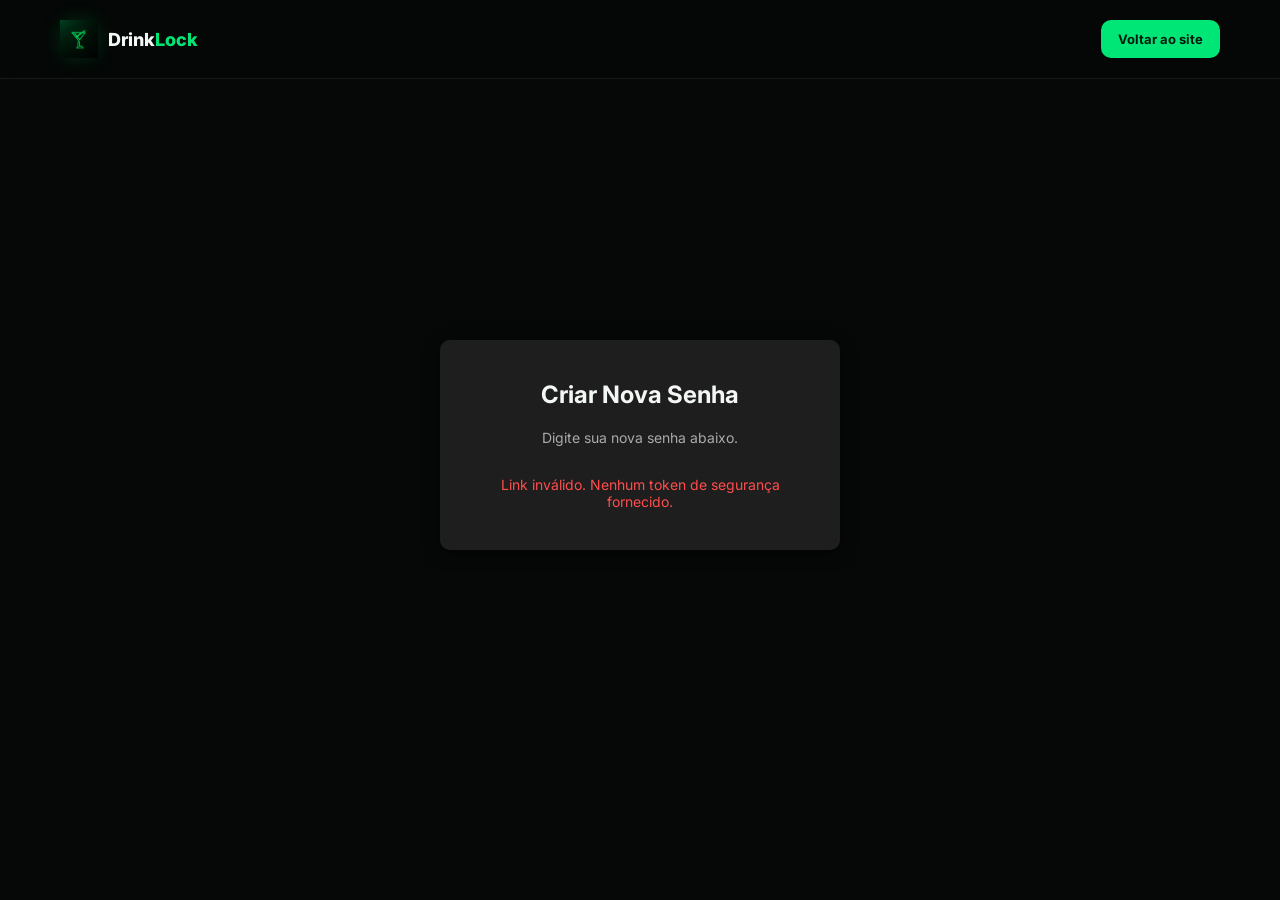
<file: pages/redefinir.html>
<!doctype html>
<html lang="pt-BR">
  <head>
    <meta charset="UTF-8" />
    <meta name="viewport" content="width=device-width, initial-scale=1.0" />
    <meta name="description" content="Perfil do usuário DrinkLock." />
    <title>Meu Perfil — DrinkLock</title>
    <link rel="preconnect" href="https://fonts.googleapis.com" />
    <link rel="preconnect" href="https://fonts.gstatic.com" crossorigin />
    <link
      href="https://fonts.googleapis.com/css2?family=Inter:wght@400;500;600;700;800&display=swap"
      rel="stylesheet"
    />
    <link rel="stylesheet" href="../css/style.css" />
    <link rel="stylesheet" href="../css/auth.css" />
  </head>
  <body class="auth-page">
    <header class="header">
      <nav class="navbar container">
        <a href="../index.html" class="logo">
          <span class="logo-icon"
            ><img src="../assets/images/drink.png" alt="Logo do DrinkLock"
          /></span>
          <span>Drink<span>Lock</span></span>
        </a>
        <div class="nav-actions">
          <a href="../index.html" class="nav-download">Voltar ao site</a>
        </div>
      </nav>
    </header>

    <main class="profile-page">
      <div
        style="
          background: #1e1e1e;
          padding: 40px;
          border-radius: 10px;
          width: 100%;
          max-width: 400px;
          text-align: center;
          box-shadow: 0 4px 15px rgba(0, 0, 0, 0.5);
        "
      >
        <h2 style="margin-bottom: 20px">Criar Nova Senha</h2>
        <p style="font-size: 14px; color: #aaa; margin-bottom: 30px">
          Digite sua nova senha abaixo.
        </p>

        <form id="formRedefinir">
          <input
            type="password"
            id="novaSenha"
            placeholder="Nova Senha"
            required
            style="
              width: 100%;
              padding: 12px;
              margin-bottom: 15px;
              border-radius: 5px;
              border: 1px solid #333;
              background: #2a2a2a;
              color: white;
              box-sizing: border-box;
            "
          />

          <input
            type="password"
            id="confirmarSenha"
            placeholder="Confirmar Nova Senha"
            required
            style="
              width: 100%;
              padding: 12px;
              margin-bottom: 25px;
              border-radius: 5px;
              border: 1px solid #333;
              background: #2a2a2a;
              color: white;
              box-sizing: border-box;
            "
          />

          <button
            type="submit"
            style="
              width: 100%;
              padding: 12px;
              background-color: #2b5cff;
              color: white;
              border: none;
              border-radius: 5px;
              font-weight: bold;
              cursor: pointer;
            "
          >
            Salvar Nova Senha
          </button>
        </form>

        <div id="mensagem" style="margin-top: 20px; font-size: 14px"></div>
      </div>
    </main>

    <script src="../js/cadastro.js"></script>

    <script>
      // 1. Pega os parâmetros da URL (tudo que vem depois do '?')
      const parametrosUrl = new URLSearchParams(window.location.search);
      const token = parametrosUrl.get("token");

      const mensagemDiv = document.getElementById("mensagem");

      // Se a pessoa abrir a página sem um token na URL, bloqueia o acesso
      if (!token) {
        mensagemDiv.innerHTML =
          "<span style='color: #ff4d4d;'>Link inválido. Nenhum token de segurança fornecido.</span>";
        document.getElementById("formRedefinir").style.display = "none";
      }

      // 2. Controla o envio do formulário
      document
        .getElementById("formRedefinir")
        .addEventListener("submit", (e) => {
          e.preventDefault();

          const novaSenha = document.getElementById("novaSenha").value;
          const confirmarSenha =
            document.getElementById("confirmarSenha").value;

          // Validação simples do front-end
          if (novaSenha !== confirmarSenha) {
            mensagemDiv.innerHTML =
              "<span style='color: #ff4d4d;'>As senhas não coincidem!</span>";
            return;
          }

          if (novaSenha.length < 6) {
            mensagemDiv.innerHTML =
              "<span style='color: #ff4d4d;'>A senha deve ter pelo menos 6 caracteres.</span>";
            return;
          }

          mensagemDiv.innerHTML =
            "<span style='color: #2b5cff;'>Salvando nova senha...</span>";

          // 3. Envia o token e a nova senha para o back-end (Lembre-se de ajustar o IP)
          fetch("http://192.168.56.10:3000/api/usuarios/salvar-nova-senha", {
            method: "POST",
            headers: { "Content-Type": "application/json" },
            body: JSON.stringify({ token: token, novaSenha: novaSenha }),
          })
            .then((res) => res.json())
            .then((dados) => {
              if (dados.erro) {
                mensagemDiv.innerHTML = `<span style='color: #ff4d4d;'>${dados.erro}</span>`;
              } else {
                mensagemDiv.innerHTML = `<span style='color: #00cc66;'>${dados.mensagem} <br><br> <a href="login.html" style="color: #2b5cff; text-decoration: none;">Ir para o Login</a></span>`;
                document.getElementById("formRedefinir").style.display = "none";
              }
            })
            .catch((erro) => {
              console.error("Erro:", erro);
              mensagemDiv.innerHTML =
                "<span style='color: #ff4d4d;'>Erro ao conectar com o servidor.</span>";
            });
        });
    </script>
  </body>
</html>
</file>
<file: css/style.css>
:root {
    --background: #050807;
    --background-secondary: #080d0a;
    --surface: #0d1410;
    --surface-light: #121b16;
    --border: rgba(255, 255, 255, 0.08);
    --green: #00e676;
    --green-dark: #00b85c;
    --green-soft: rgba(0, 230, 118, 0.1);
    --white: #f3f7f4;
    --gray: #98a49d;
    --gray-dark: #657169;
    --danger: #ff5c5c;
    --radius: 18px;
    --transition: 0.3s ease;
}

* {
    margin: 0;
    padding: 0;
    box-sizing: border-box;
}

html {
    scroll-behavior: smooth;
}

body {
    font-family: "Inter", sans-serif;
    background: var(--background);
    color: var(--white);
    overflow-x: hidden;
}

body.modal-open {
    overflow: hidden;
}

button,
input {
    font-family: inherit;
}

button {
    cursor: pointer;
}

a {
    text-decoration: none;
    color: inherit;
}

.container {
    width: min(1160px, calc(100% - 40px));
    margin: auto;
}

.page-loader {
    position: fixed;
    inset: 0;
    background: var(--background);
    z-index: 9999;
    display: flex;
    align-items: center;
    justify-content: center;
    flex-direction: column;
    transition: 0.6s ease;
}

.page-loader.hide {
    opacity: 0;
    visibility: hidden;
}

.loader-logo {
    width: 60px;
    height: 60px;
    border-radius: 17px;
    display: grid;
    place-items: center;
    background: var(--green);
    color: #001b0d;
    font-weight: 800;
    font-size: 20px;
    box-shadow: 0 0 45px rgba(0, 230, 118, 0.3);
}

.loader-line {
    width: 120px;
    height: 2px;
    background: rgba(255,255,255,0.08);
    margin-top: 20px;
    overflow: hidden;
}

.loader-line::after {
    content: "";
    display: block;
    width: 40%;
    height: 100%;
    background: var(--green);
    animation: loading 1s infinite ease-in-out;
}

@keyframes loading {
    0% {
        transform: translateX(-100%);
    }

    100% {
        transform: translateX(350%);
    }
}

.header {
    position: fixed;
    top: 0;
    left: 0;
    width: 100%;
    z-index: 1000;
    border-bottom: 1px solid transparent;
    transition: var(--transition);
}

.header.scrolled {
    background: rgba(5, 8, 7, 0.85);
    backdrop-filter: blur(18px);
    border-bottom-color: var(--border);
}

.navbar {
    height: 78px;
    display: flex;
    align-items: center;
    justify-content: space-between;
}

.logo {
    display: flex;
    align-items: center;
    gap: 10px;
    font-weight: 800;
    font-size: 18px;
}

.logo > span:last-child > span {
    color: var(--green);
}

.logo-icon {
    width: 38px;
    height: 38px;
    border-radius: 11px;
    background: var(--green);
    color: #001b0d;
    display: grid;
    place-items: center;
    font-size: 12px;
    font-weight: 900;
    box-shadow: 0 0 20px rgba(0, 230, 118, 0.15);
}

.nav-links {
    display: flex;
    gap: 30px;
}

.nav-links a {
    color: var(--gray);
    font-size: 13px;
    transition: var(--transition);
}

.nav-links a:hover {
    color: var(--white);
}

.nav-actions {
    display: flex;
    align-items: center;
    gap: 12px;
}

.login-button {
    background: transparent;
    color: var(--white);
    border: 0;
    font-size: 13px;
    padding: 11px 15px;
}

.nav-download {
    border: 0;
    background: var(--green);
    color: #001b0d;
    font-weight: 700;
    border-radius: 10px;
    padding: 11px 17px;
    font-size: 13px;
    transition: var(--transition);
}

.nav-download:hover {
    transform: translateY(-2px);
    box-shadow: 0 8px 25px rgba(0, 230, 118, 0.2);
}

.mobile-menu-button {
    display: none;
    width: 42px;
    height: 42px;
    background: transparent;
    border: 1px solid var(--border);
    border-radius: 10px;
    flex-direction: column;
    align-items: center;
    justify-content: center;
    gap: 5px;
}

.mobile-menu-button span {
    width: 17px;
    height: 1px;
    background: var(--white);
}

.mobile-menu {
    display: none;
}

.hero {
    min-height: 100vh;
    position: relative;
    display: flex;
    align-items: center;
    overflow: hidden;
    padding-top: 90px;
}

.hero-glow {
    position: absolute;
    width: 600px;
    height: 600px;
    background: rgba(0, 230, 118, 0.08);
    border-radius: 50%;
    filter: blur(120px);
    right: -150px;
    top: 100px;
    pointer-events: none;
}

.hero-content {
    display: grid;
    grid-template-columns: 1fr 0.8fr;
    align-items: center;
    gap: 70px;
}

.status-badge {
    display: inline-flex;
    align-items: center;
    gap: 8px;
    padding: 8px 12px;
    border: 1px solid rgba(0, 230, 118, 0.18);
    background: rgba(0, 230, 118, 0.06);
    color: #9af2bd;
    border-radius: 100px;
    font-size: 11px;
    margin-bottom: 25px;
}

.status-dot {
    width: 6px;
    height: 6px;
    border-radius: 50%;
    background: var(--green);
    box-shadow: 0 0 10px var(--green);
}

.hero h1 {
    font-size: clamp(42px, 5vw, 72px);
    line-height: 1.02;
    letter-spacing: -3px;
    max-width: 720px;
}

.hero h1 span {
    display: block;
    color: var(--green);
}

.hero-text > p {
    color: var(--gray);
    max-width: 530px;
    font-size: 16px;
    line-height: 1.8;
    margin: 25px 0 30px;
}

.hero-buttons {
    display: flex;
    gap: 12px;
    align-items: center;
}

.primary-button,
.secondary-button {
    border-radius: 11px;
    padding: 14px 19px;
    font-size: 13px;
    font-weight: 700;
    display: inline-flex;
    align-items: center;
    justify-content: center;
    gap: 12px;
    transition: var(--transition);
}

.primary-button {
    border: 0;
    background: var(--green);
    color: #001b0d;
}

.primary-button:hover {
    transform: translateY(-3px);
    box-shadow: 0 12px 35px rgba(0, 230, 118, 0.2);
}

.secondary-button {
    border: 1px solid var(--border);
    color: var(--white);
    background: rgba(255,255,255,0.02);
}

.secondary-button:hover {
    border-color: rgba(0, 230, 118, 0.3);
    background: var(--green-soft);
}

.hero-info {
    display: flex;
    gap: 30px;
    margin-top: 45px;
}

.hero-info div {
    display: flex;
    flex-direction: column;
    gap: 5px;
}

.hero-info strong {
    font-size: 18px;
}

.hero-info span {
    color: var(--gray-dark);
    font-size: 10px;
}

.hero-phone {
    display: flex;
    justify-content: center;
    position: relative;
}

.phone-glow {
    position: absolute;
    width: 300px;
    height: 400px;
    background: rgba(0, 230, 118, 0.08);
    filter: blur(80px);
    top: 40px;
}

.phone {
    width: 285px;
    height: 575px;
    background: #111714;
    border: 5px solid #202922;
    border-radius: 40px;
    padding: 9px;
    position: relative;
    box-shadow:
        0 40px 100px rgba(0,0,0,0.5),
        0 0 50px rgba(0,230,118,0.08);
    transform: rotate(3deg);
}

.phone-notch {
    position: absolute;
    width: 100px;
    height: 23px;
    background: #111714;
    border-radius: 0 0 16px 16px;
    top: -2px;
    left: 50%;
    transform: translateX(-50%);
    z-index: 2;
}

.phone-screen {
    height: 100%;
    background: linear-gradient(160deg, #101713, #060a08);
    border-radius: 30px;
    padding: 27px 17px 17px;
    overflow: hidden;
}

.app-status {
    display: flex;
    justify-content: space-between;
    font-size: 8px;
    color: #b7c1bb;
}

.app-header {
    display: flex;
    justify-content: space-between;
    align-items: center;
    margin-top: 30px;
}

.app-header small {
    color: #657169;
    display: block;
    font-size: 9px;
}

.app-header strong {
    display: block;
    font-size: 15px;
    margin-top: 4px;
}

.profile-mini {
    width: 32px;
    height: 32px;
    border-radius: 50%;
    background: #183523;
    color: var(--green);
    display: grid;
    place-items: center;
    font-weight: 800;
    font-size: 12px;
}

.protection-card {
    margin-top: 25px;
    border: 1px solid rgba(0,230,118,0.15);
    background: rgba(0,230,118,0.06);
    border-radius: 14px;
    padding: 13px;
    display: flex;
    gap: 11px;
    align-items: center;
}

.protection-icon {
    width: 35px;
    height: 35px;
    border-radius: 10px;
    background: var(--green);
    color: #001b0d;
    display: grid;
    place-items: center;
    font-weight: 900;
}

.protection-card small {
    display: block;
    font-size: 6px;
    color: #7e9186;
}

.protection-card strong {
    font-size: 10px;
    display: block;
    margin-top: 3px;
}

.app-section-title {
    display: flex;
    justify-content: space-between;
    margin: 25px 2px 10px;
    font-size: 9px;
    color: #8d9992;
}

.green-text {
    color: var(--green);
}

.app-feature {
    display: flex;
    align-items: center;
    gap: 9px;
    padding: 11px 8px;
    border-bottom: 1px solid rgba(255,255,255,0.04);
}

.feature-mini-icon {
    width: 31px;
    height: 31px;
    border-radius: 9px;
    background: #131e17;
    display: grid;
    place-items: center;
    font-size: 12px;
}

.app-feature div:nth-child(2) {
    flex: 1;
}

.app-feature strong {
    font-size: 8px;
    display: block;
}

.app-feature small {
    color: #657169;
    font-size: 6px;
    display: block;
    margin-top: 3px;
}

.app-feature > span {
    color: #657169;
}

.app-bottom {
    display: flex;
    justify-content: space-around;
    margin-top: 55px;
    color: #4f5d54;
    font-size: 14px;
}

.app-bottom span:nth-child(2) {
    color: var(--green);
}

.trust-section {
    border-top: 1px solid var(--border);
    border-bottom: 1px solid var(--border);
    padding: 25px 0;
}

.trust-content {
    display: flex;
    align-items: center;
    justify-content: space-between;
}

.trust-content > span {
    font-size: 9px;
    color: var(--gray-dark);
    letter-spacing: 1px;
}

.trust-content > div {
    display: flex;
    gap: 45px;
}

.trust-content strong {
    color: #5d6962;
    font-size: 12px;
}

.section {
    padding: 120px 0;
}

.dark-section {
    background: var(--background-secondary);
}

.section-heading {
    max-width: 680px;
    margin-bottom: 60px;
}

.section-label {
    color: var(--green);
    font-size: 10px;
    font-weight: 800;
    letter-spacing: 2px;
}

.section-heading h2 {
    font-size: clamp(34px, 4vw, 52px);
    letter-spacing: -2px;
    line-height: 1.08;
    margin: 15px 0;
}

.section-heading h2 span {
    color: var(--green);
}

.section-heading p {
    color: var(--gray);
    line-height: 1.8;
    font-size: 14px;
}

.steps-grid {
    display: grid;
    grid-template-columns: repeat(4, 1fr);
    gap: 15px;
}

.step-card {
    background: var(--surface);
    border: 1px solid var(--border);
    border-radius: var(--radius);
    padding: 25px;
    min-height: 280px;
    position: relative;
    overflow: hidden;
    transition: var(--transition);
}

.step-card:hover {
    transform: translateY(-6px);
    border-color: rgba(0,230,118,0.2);
}

.step-number {
    position: absolute;
    top: 20px;
    right: 20px;
    color: #354039;
    font-size: 11px;
}

.step-icon {
    width: 48px;
    height: 48px;
    border-radius: 14px;
    background: var(--green-soft);
    display: grid;
    place-items: center;
    font-size: 20px;
    margin-bottom: 55px;
}

.step-card h3 {
    font-size: 16px;
    margin-bottom: 12px;
}

.step-card p {
    color: var(--gray);
    font-size: 12px;
    line-height: 1.8;
}

.features-layout {
    display: grid;
    grid-template-columns: 1fr 1fr;
    gap: 60px;
    align-items: center;
}

.features-column {
    display: flex;
    flex-direction: column;
    gap: 15px;
}

.feature-card {
    border: 1px solid var(--border);
    background: var(--surface);
    border-radius: var(--radius);
    padding: 25px;
    display: flex;
    gap: 18px;
    transition: var(--transition);
}

.feature-card:hover {
    transform: translateX(5px);
    border-color: rgba(0,230,118,0.18);
}

.feature-icon {
    width: 48px;
    height: 48px;
    flex-shrink: 0;
    background: var(--green-soft);
    border-radius: 13px;
    display: grid;
    place-items: center;
    font-size: 19px;
}

.feature-card h3 {
    font-size: 15px;
    margin-bottom: 8px;
}

.feature-card p {
    color: var(--gray);
    font-size: 12px;
    line-height: 1.7;
}

.feature-showcase {
    min-height: 500px;
    position: relative;
    display: grid;
    place-items: center;
}

.showcase-circle {
    width: 360px;
    height: 360px;
    border-radius: 50%;
    background: rgba(0,230,118,0.04);
    border: 1px solid rgba(0,230,118,0.1);
    position: absolute;
}

.showcase-circle::after {
    content: "";
    position: absolute;
    inset: 45px;
    border: 1px dashed rgba(0,230,118,0.15);
    border-radius: 50%;
}

.showcase-card {
    width: min(370px, 90%);
    background: #101713;
    border: 1px solid rgba(255,255,255,0.09);
    border-radius: 22px;
    padding: 25px;
    position: relative;
    box-shadow: 0 30px 80px rgba(0,0,0,0.35);
    transform: rotate(-3deg);
}

.showcase-top {
    display: flex;
    justify-content: space-between;
    font-size: 8px;
    color: #6d7971;
}

.timer {
    color: var(--green);
}

.showcase-card h3 {
    margin: 35px 0 25px;
    font-size: 17px;
}

.number-sequence {
    display: flex;
    justify-content: space-between;
    gap: 5px;
}

.number-sequence span {
    width: 52px;
    height: 52px;
    border-radius: 11px;
    display: grid;
    place-items: center;
    background: #151f19;
    font-size: 13px;
    font-weight: 700;
}

.number-sequence .missing {
    color: var(--green);
    border: 1px solid rgba(0,230,118,0.3);
}

.answer-buttons {
    display: grid;
    grid-template-columns: 1fr 1fr;
    gap: 8px;
    margin-top: 20px;
}

.answer-buttons button {
    border: 1px solid var(--border);
    background: transparent;
    color: var(--white);
    padding: 12px;
    border-radius: 9px;
    font-size: 11px;
}

.answer-buttons button:hover {
    background: var(--green-soft);
    border-color: rgba(0,230,118,0.3);
}

.attempts {
    display: flex;
    justify-content: space-between;
    align-items: center;
    margin-top: 22px;
    color: #68746d;
    font-size: 8px;
}

.attempts div {
    display: flex;
    gap: 4px;
}

.attempts i {
    width: 7px;
    height: 7px;
    border-radius: 50%;
    background: var(--green);
}

.party-section {
    padding: 110px 0;
    background:
        radial-gradient(circle at 80% 50%, rgba(0,230,118,0.09), transparent 35%),
        #09100c;
    border-top: 1px solid var(--border);
    border-bottom: 1px solid var(--border);
}

.party-section .container {
    display: grid;
    grid-template-columns: 1fr 1fr;
    gap: 80px;
    align-items: center;
}

.party-badge {
    display: inline-block;
    padding: 7px 11px;
    background: rgba(0,230,118,0.08);
    border: 1px solid rgba(0,230,118,0.15);
    color: var(--green);
    font-size: 9px;
    border-radius: 100px;
    font-weight: 700;
    margin-bottom: 20px;
}

.party-content h2 {
    font-size: clamp(38px, 4vw, 56px);
    letter-spacing: -2px;
}

.party-content h2 span {
    color: var(--green);
}

.party-content > p {
    color: var(--gray);
    line-height: 1.8;
    font-size: 14px;
    max-width: 530px;
    margin: 20px 0 30px;
}

.party-features {
    display: grid;
    grid-template-columns: 1fr 1fr;
    gap: 15px;
    margin-bottom: 35px;
}

.party-features div {
    display: flex;
    align-items: flex-start;
    gap: 9px;
}

.party-features span {
    color: var(--green);
}

.party-features p {
    color: #a8b3ac;
    font-size: 11px;
    line-height: 1.5;
}

.party-visual {
    display: flex;
    justify-content: center;
    position: relative;
}

.party-glow {
    width: 300px;
    height: 300px;
    border-radius: 50%;
    position: absolute;
    background: rgba(0,230,118,0.1);
    filter: blur(80px);
}

.party-card {
    width: 400px;
    max-width: 100%;
    background: rgba(13,20,16,0.95);
    border: 1px solid rgba(0,230,118,0.15);
    border-radius: 22px;
    padding: 25px;
    position: relative;
    box-shadow: 0 35px 90px rgba(0,0,0,0.35);
    transform: rotate(2deg);
}

.party-card-header {
    display: flex;
    align-items: center;
    gap: 12px;
}

.party-icon {
    width: 45px;
    height: 45px;
    border-radius: 13px;
    background: rgba(0,230,118,0.1);
    display: grid;
    place-items: center;
    font-size: 19px;
}

.party-card-header > div:nth-child(2) {
    flex: 1;
}

.party-card-header small,
.party-contact small {
    color: #68746d;
    display: block;
    font-size: 7px;
}

.party-card-header strong,
.party-contact strong {
    display: block;
    font-size: 11px;
    margin-top: 4px;
}

.toggle {
    width: 37px;
    height: 21px;
    background: #263129;
    border-radius: 30px;
    padding: 3px;
}

.toggle div {
    width: 15px;
    height: 15px;
    background: #738078;
    border-radius: 50%;
}

.toggle.active {
    background: rgba(0,230,118,0.3);
}

.toggle.active div {
    background: var(--green);
    margin-left: 16px;
}

.party-time {
    display: flex;
    justify-content: space-between;
    align-items: center;
    background: #111913;
    padding: 20px;
    border-radius: 14px;
    margin-top: 25px;
}

.party-time div {
    display: flex;
    flex-direction: column;
    gap: 6px;
}

.party-time small {
    font-size: 7px;
    color: #68746d;
}

.party-time strong {
    font-size: 19px;
}

.party-time > span {
    color: var(--green);
}

.party-contact {
    display: flex;
    gap: 12px;
    align-items: center;
    margin-top: 15px;
    padding: 15px;
    background: #111913;
    border-radius: 13px;
}

.party-contact > span {
    width: 32px;
    height: 32px;
    background: #1a2820;
    display: grid;
    place-items: center;
    border-radius: 50%;
    font-size: 13px;
}

.billing-switch {
    display: flex;
    justify-content: center;
    margin: -15px 0 35px;
}

.billing-option {
    background: transparent;
    border: 1px solid var(--border);
    color: var(--gray);
    padding: 10px 17px;
    font-size: 11px;
}

.billing-option:first-child {
    border-radius: 9px 0 0 9px;
}

.billing-option:last-child {
    border-radius: 0 9px 9px 0;
}

.billing-option.active {
    color: var(--white);
    background: var(--surface-light);
    border-color: rgba(0,230,118,0.2);
}

.billing-option span {
    color: var(--green);
    margin-left: 5px;
    font-size: 8px;
}

.plans-grid {
    display: grid;
    grid-template-columns: repeat(3, 1fr);
    gap: 15px;
    align-items: stretch;
}

.plan-card {
    border: 1px solid var(--border);
    border-radius: 20px;
    background: var(--surface);
    padding: 30px;
    position: relative;
}

.plan-card.popular {
    border-color: rgba(0,230,118,0.35);
    box-shadow: 0 25px 70px rgba(0,230,118,0.05);
}

.popular-label {
    position: absolute;
    top: -11px;
    right: 25px;
    background: var(--green);
    color: #001b0d;
    font-size: 8px;
    padding: 6px 10px;
    border-radius: 100px;
    font-weight: 800;
}

.plan-tag {
    color: #68746d;
    font-size: 8px;
    font-weight: 800;
    letter-spacing: 1px;
}

.plan-header h3 {
    font-size: 25px;
    margin: 12px 0 5px;
}

.plan-header p {
    color: var(--gray);
    font-size: 11px;
    line-height: 1.6;
}

.plan-price {
    margin: 30px 0 20px;
    display: flex;
    align-items: baseline;
    gap: 5px;
}

.plan-price strong {
    font-size: 34px;
    letter-spacing: -1px;
}

.plan-price span {
    color: var(--gray-dark);
    font-size: 10px;
}

.price-yearly {
    display: none;
}

.plan-button {
    width: 100%;
    padding: 13px;
    border-radius: 10px;
    font-weight: 700;
    font-size: 11px;
    transition: var(--transition);
}

.plan-button.outline {
    color: var(--white);
    background: transparent;
    border: 1px solid var(--border);
}

.plan-button.filled {
    color: #001b0d;
    background: var(--green);
    border: 1px solid var(--green);
}

.plan-button:hover {
    transform: translateY(-2px);
}

.plan-divider {
    height: 1px;
    background: var(--border);
    margin: 25px 0;
}

.plan-card h4 {
    font-size: 10px;
    margin-bottom: 15px;
}

.plan-features {
    list-style: none;
    display: flex;
    flex-direction: column;
    gap: 12px;
}

.plan-features li {
    font-size: 11px;
    color: #a5afa9;
}

.plan-features li::first-letter {
    color: var(--green);
}

.pricing-note {
    display: flex;
    gap: 10px;
    align-items: center;
    justify-content: center;
    margin-top: 30px;
}

.pricing-note p {
    color: var(--gray-dark);
    font-size: 9px;
}

.comparison-section {
    padding-top: 30px;
}

.comparison-table {
    border: 1px solid var(--border);
    border-radius: 15px;
    overflow: hidden;
}

.comparison-row {
    display: grid;
    grid-template-columns: 2fr repeat(3, 1fr);
    padding: 18px 22px;
    border-bottom: 1px solid var(--border);
    font-size: 11px;
}

.comparison-row:last-child {
    border-bottom: 0;
}

.comparison-row span:not(:first-child) {
    text-align: center;
    color: var(--green);
}

.comparison-header {
    background: var(--surface);
    font-weight: 700;
}

.comparison-header span {
    color: var(--white) !important;
}

.download-section {
    padding: 130px 0;
    position: relative;
    overflow: hidden;
    background: #08100b;
    border-top: 1px solid var(--border);
    border-bottom: 1px solid var(--border);
    text-align: center;
}

.download-glow {
    position: absolute;
    width: 500px;
    height: 500px;
    background: rgba(0,230,118,0.08);
    border-radius: 50%;
    filter: blur(100px);
    left: 50%;
    top: 50%;
    transform: translate(-50%, -50%);
}

.download-content {
    position: relative;
    max-width: 700px;
}

.download-icon {
    width: 60px;
    height: 60px;
    background: var(--green);
    color: #001b0d;
    border-radius: 17px;
    display: grid;
    place-items: center;
    font-weight: 900;
    margin: 0 auto 25px;
}

.download-content h2 {
    font-size: clamp(34px, 4vw, 52px);
    letter-spacing: -2px;
    line-height: 1.1;
    margin: 15px 0;
}

.download-content h2 span {
    color: var(--green);
}

.download-content > p {
    color: var(--gray);
    line-height: 1.8;
    font-size: 13px;
    margin: 20px auto 30px;
    max-width: 580px;
}

.primary-button.large {
    padding: 15px 25px;
}

.download-content small {
    display: block;
    margin-top: 15px;
    color: var(--gray-dark);
    font-size: 9px;
}

.faq-section {
    padding-bottom: 140px;
}

.faq-list {
    max-width: 800px;
    margin: auto;
}

.faq-item {
    border-bottom: 1px solid var(--border);
}

.faq-question {
    width: 100%;
    border: 0;
    background: transparent;
    color: var(--white);
    padding: 24px 5px;
    display: flex;
    justify-content: space-between;
    text-align: left;
    font-size: 13px;
}

.faq-question span {
    color: var(--green);
    font-size: 18px;
    transition: var(--transition);
}

.faq-item.active .faq-question span {
    transform: rotate(45deg);
}

.faq-answer {
    max-height: 0;
    overflow: hidden;
    transition: max-height 0.4s ease;
}

.faq-answer p {
    color: var(--gray);
    font-size: 12px;
    line-height: 1.8;
    padding: 0 30px 25px 5px;
}

.footer {
    background: #030504;
    border-top: 1px solid var(--border);
    padding: 65px 0 25px;
}

.footer-top {
    display: grid;
    grid-template-columns: 2fr repeat(3, 1fr);
    gap: 50px;
    padding-bottom: 60px;
}

.footer-brand p {
    max-width: 260px;
    color: var(--gray-dark);
    font-size: 11px;
    line-height: 1.7;
    margin-top: 15px;
}

.footer-column {
    display: flex;
    flex-direction: column;
    gap: 12px;
}

.footer-column h4 {
    font-size: 11px;
    margin-bottom: 5px;
}

.footer-column a {
    color: var(--gray-dark);
    font-size: 10px;
    transition: var(--transition);
}

.footer-column a:hover {
    color: var(--green);
}

.footer-bottom {
    border-top: 1px solid var(--border);
    padding-top: 25px;
    display: flex;
    justify-content: space-between;
    color: #4d5952;
    font-size: 9px;
}

.footer-bottom div {
    display: flex;
    gap: 5px;
}

.footer-bottom strong {
    color: var(--green);
}

.modal-overlay {
    position: fixed;
    inset: 0;
    z-index: 3000;
    background: rgba(0,0,0,0.75);
    backdrop-filter: blur(10px);
    display: flex;
    align-items: center;
    justify-content: center;
    padding: 20px;
    opacity: 0;
    visibility: hidden;
    transition: 0.3s ease;
}

.modal-overlay.active {
    opacity: 1;
    visibility: visible;
}

.plan-modal,
.download-box {
    width: min(430px, 100%);
    background: #0c120e;
    border: 1px solid var(--border);
    border-radius: 22px;
    padding: 35px;
    position: relative;
    transform: translateY(20px) scale(0.98);
    transition: 0.3s ease;
}

.modal-overlay.active .plan-modal,
.modal-overlay.active .download-box {
    transform: translateY(0) scale(1);
}

.modal-close {
    position: absolute;
    right: 17px;
    top: 15px;
    background: transparent;
    border: 0;
    color: var(--gray);
    font-size: 24px;
}

.modal-plan-icon,
.download-symbol {
    width: 48px;
    height: 48px;
    border-radius: 14px;
    background: var(--green);
    color: #001b0d;
    display: grid;
    place-items: center;
    font-weight: 900;
    margin-bottom: 25px;
}

.plan-modal h2,
.download-box h2 {
    font-size: 27px;
    margin: 10px 0;
}

.plan-modal h2 span {
    color: var(--green);
}

.plan-modal > p,
.download-box > p {
    color: var(--gray);
    font-size: 11px;
    line-height: 1.8;
}

.selected-plan-box {
    background: #111913;
    border: 1px solid var(--border);
    border-radius: 13px;
    padding: 15px;
    margin: 20px 0;
    display: flex;
    justify-content: space-between;
    align-items: center;
}

.selected-plan-box span {
    display: block;
    color: var(--gray-dark);
    font-size: 8px;
}

.selected-plan-box strong {
    font-size: 11px;
    margin-top: 4px;
    display: block;
}

.selected-plan-box > strong {
    color: var(--green);
    font-size: 13px;
}

.download-box {
    text-align: center;
}

.download-symbol {
    margin: 0 auto 20px;
    font-size: 20px;
}

.download-progress {
    height: 5px;
    background: #182019;
    border-radius: 10px;
    margin: 25px 0 10px;
    overflow: hidden;
}

.download-progress div {
    width: 0%;
    height: 100%;
    background: var(--green);
    transition: width 0.2s linear;
}

.download-box > span {
    color: var(--gray-dark);
    font-size: 9px;
}

.toast {
    position: fixed;
    right: 25px;
    bottom: 25px;
    background: #101713;
    border: 1px solid rgba(0,230,118,0.2);
    border-radius: 12px;
    padding: 13px 17px;
    display: flex;
    align-items: center;
    gap: 10px;
    z-index: 5000;
    transform: translateY(100px);
    opacity: 0;
    transition: 0.35s ease;
    box-shadow: 0 15px 40px rgba(0,0,0,0.35);
}

.toast.show {
    transform: translateY(0);
    opacity: 1;
}

.toast span {
    color: var(--green);
}

.toast p {
    font-size: 10px;
    color: var(--white);
}

.reveal {
    opacity: 0;
    transform: translateY(25px);
    transition: opacity 0.7s ease, transform 0.7s ease;
}

.reveal.visible {
    opacity: 1;
    transform: translateY(0);
}

@media (max-width: 950px) {

    .nav-links,
    .nav-actions {
        display: none;
    }

    .mobile-menu-button {
        display: flex;
    }

    .mobile-menu {
        position: absolute;
        top: 78px;
        left: 20px;
        right: 20px;
        background: rgba(10,15,12,0.98);
        border: 1px solid var(--border);
        border-radius: 15px;
        padding: 15px;
        flex-direction: column;
        gap: 5px;
    }

    .mobile-menu.active {
        display: flex;
    }

    .mobile-menu a,
    .mobile-menu button {
        padding: 13px;
        border: 0;
        background: transparent;
        color: var(--gray);
        text-align: left;
        font-size: 12px;
        border-radius: 8px;
    }

    .mobile-menu a:hover,
    .mobile-menu button:hover {
        background: var(--green-soft);
        color: var(--white);
    }

    .hero-content {
        grid-template-columns: 1fr;
        text-align: center;
    }

    .hero-text > p {
        margin-left: auto;
        margin-right: auto;
    }

    .hero-buttons,
    .hero-info {
        justify-content: center;
    }

    .hero-phone {
        margin-top: 30px;
    }

    .steps-grid {
        grid-template-columns: 1fr 1fr;
    }

    .features-layout,
    .party-section .container {
        grid-template-columns: 1fr;
    }

    .party-section .container {
        gap: 50px;
    }

    .plans-grid {
        grid-template-columns: 1fr;
        max-width: 500px;
        margin: auto;
    }

    .footer-top {
        grid-template-columns: 2fr 1fr 1fr;
    }
}

@media (max-width: 650px) {

    .container {
        width: min(100% - 28px, 1160px);
    }

    .section {
        padding: 85px 0;
    }

    .hero {
        padding-top: 110px;
    }

    .hero h1 {
        font-size: 42px;
        letter-spacing: -2px;
    }

    .hero-buttons {
        flex-direction: column;
    }

    .primary-button,
    .secondary-button {
        width: 100%;
    }

    .hero-info {
        gap: 17px;
    }

    .hero-info span {
        font-size: 8px;
    }

    .trust-content {
        flex-direction: column;
        gap: 20px;
    }

    .trust-content > div {
        gap: 15px;
        flex-wrap: wrap;
        justify-content: center;
    }

    .steps-grid {
        grid-template-columns: 1fr;
    }

    .step-card {
        min-height: auto;
    }

    .step-icon {
        margin-bottom: 35px;
    }

    .party-features {
        grid-template-columns: 1fr;
    }

    .party-card {
        transform: none;
    }

    .showcase-card {
        transform: none;
    }

    .showcase-circle {
        width: 280px;
        height: 280px;
    }

    .comparison-table {
        overflow-x: auto;
    }

    .comparison-row {
        min-width: 600px;
    }

    .footer-top {
        grid-template-columns: 1fr 1fr;
        gap: 35px;
    }

    .footer-brand {
        grid-column: 1 / -1;
    }

    .footer-bottom {
        flex-direction: column;
        gap: 10px;
    }

    .plan-modal,
    .download-box {
        padding: 25px;
    }
}
.logo-icon img,
.loader-logo img,
.download-icon img {
    width: 100%;
    height: 100%;
    object-fit: contain;
    display: block;
}
</file>
<file: css/auth.css>
.auth-page {
    min-height: 100vh;
    display: flex;
    flex-direction: column;
}

.auth-main {
    flex: 1;
    display: grid;
    place-items: center;
    padding: 130px 20px 70px;
}

.auth-modal {
    width: min(430px, 100%);
    background: #0c120e;
    border: 1px solid var(--border);
    border-radius: 22px;
    padding: 35px;
    position: relative;
    box-shadow: 0 25px 80px rgba(0,0,0,0.35);
}

.auth-logo {
    width: 48px;
    height: 48px;
    border-radius: 14px;
    background: var(--green);
    color: #001b0d;
    display: grid;
    place-items: center;
    font-weight: 900;
    margin-bottom: 25px;
}

.auth-heading h2 {
    font-size: 23px;
    margin-bottom: 7px;
}

.auth-heading p {
    color: var(--gray);
    font-size: 11px;
    margin-bottom: 25px;
}

.auth-form {
    display: flex;
    flex-direction: column;
    gap: 17px;
}

.auth-form label {
    display: flex;
    flex-direction: column;
    gap: 8px;
    font-size: 10px;
    color: #aeb8b2;
}

.auth-form input[type="email"],
.auth-form input[type="password"],
.auth-form input[type="text"] {
    border: 1px solid var(--border);
    background: #080d0a;
    color: var(--white);
    border-radius: 9px;
    padding: 12px;
    outline: 0;
    font-size: 11px;
}

.auth-form input:focus {
    border-color: rgba(0,230,118,0.4);
}

.form-options {
    display: flex;
    justify-content: space-between;
    align-items: center;
}

.form-options a {
    color: var(--green);
    font-size: 9px;
}

.remember,
.terms {
    display: flex !important;
    flex-direction: row !important;
    align-items: center;
    gap: 7px !important;
}

.remember input,
.terms input {
    accent-color: var(--green);
}

.auth-submit {
    border: 0;
    background: var(--green);
    color: #001b0d;
    border-radius: 10px;
    padding: 13px;
    font-size: 11px;
    font-weight: 800;
    transition: var(--transition);
    cursor: pointer;
}

.auth-submit:hover {
    box-shadow: 0 10px 30px rgba(0,230,118,0.18);
}

.auth-back {
    display: inline-flex;
    margin-top: 20px;
    color: var(--gray);
    font-size: 10px;
    transition: var(--transition);
}

.auth-back:hover {
    color: var(--green);
}

.auth-switch {
    margin-top: 22px;
    padding-top: 20px;
    border-top: 1px solid var(--border);
    color: var(--gray);
    font-size: 10px;
    text-align: center;
}

.auth-switch a {
    color: var(--green);
}

@media (max-width: 650px) {
    .auth-main {
        padding: 105px 14px 45px;
    }

    .auth-modal {
        padding: 25px;
    }
}

.profile-page {
    min-height: calc(100vh - 80px);
    display: flex;
    align-items: center;
    justify-content: center;
    padding: 120px 20px 50px;
}

.profile-card {
    width: 100%;
    max-width: 410px;
    padding: 38px 34px;
    text-align: center;
    background: rgba(13, 20, 16, 0.92);
    border: 1px solid var(--border);
    border-radius: 22px;
    box-shadow: 0 24px 70px rgba(0, 0, 0, 0.38);
    animation: profileAppear 0.55s ease;
}

.profile-heading p {
    margin: 0 0 8px;
    color: var(--green);
    font-size: 10px;
    font-weight: 800;
    letter-spacing: 1.5px;
}

.profile-heading h1 {
    margin: 0;
    color: var(--white);
    font-size: 27px;
}

.profile-heading > span {
    display: block;
    margin-top: 9px;
    color: var(--gray);
    font-size: 11px;
}

.profile-image-container {
    display: flex;
    justify-content: center;
    margin: 30px 0 18px;
}

.profile-image {
    width: 118px;
    height: 118px;
    object-fit: cover;
    border-radius: 50%;
    border: 3px solid var(--green);
    background: #0a100c;
    box-shadow: 0 0 28px rgba(0, 230, 118, 0.16);
}

.profile-card h2 {
    margin: 0;
    color: var(--white);
    font-size: 22px;
}

.profile-email {
    margin: 9px 0 0;
    color: var(--gray);
    font-size: 12px;
    word-break: break-word;
}

.account-status {
    display: inline-flex;
    align-items: center;
    justify-content: center;
    gap: 8px;
    margin: 24px 0 28px;
    padding: 10px 16px;
    border: 1px solid rgba(0, 230, 118, 0.18);
    border-radius: 999px;
    background: rgba(0, 230, 118, 0.07);
    color: var(--green);
    font-size: 11px;
    font-weight: 700;
}

.status-dot {
    width: 8px;
    height: 8px;
    border-radius: 50%;
    background: var(--green);
    box-shadow: 0 0 10px rgba(0, 230, 118, 0.8);
}

.logout-button {
    width: 100%;
    padding: 13px;
    border: 1px solid rgba(255, 255, 255, 0.14);
    border-radius: 10px;
    background: transparent;
    color: var(--white);
    font-family: inherit;
    font-size: 12px;
    font-weight: 700;
    cursor: pointer;
    transition: var(--transition);
}

.logout-button:hover {
    color: var(--green);
    border-color: rgba(0, 230, 118, 0.5);
    background: rgba(0, 230, 118, 0.06);
    transform: translateY(-2px);
}

@keyframes profileAppear {
    from {
        opacity: 0;
        transform: translateY(18px);
    }
    to {
        opacity: 1;
        transform: translateY(0);
    }
}

@media (max-width: 480px) {
    .profile-page {
        padding: 105px 14px 35px;
    }

    .profile-card {
        padding: 30px 22px;
    }
}

.logo-icon img,
.auth-logo img {
    width: 100%;
    height: 100%;
    object-fit: contain;
    display: block;
}
</file>
